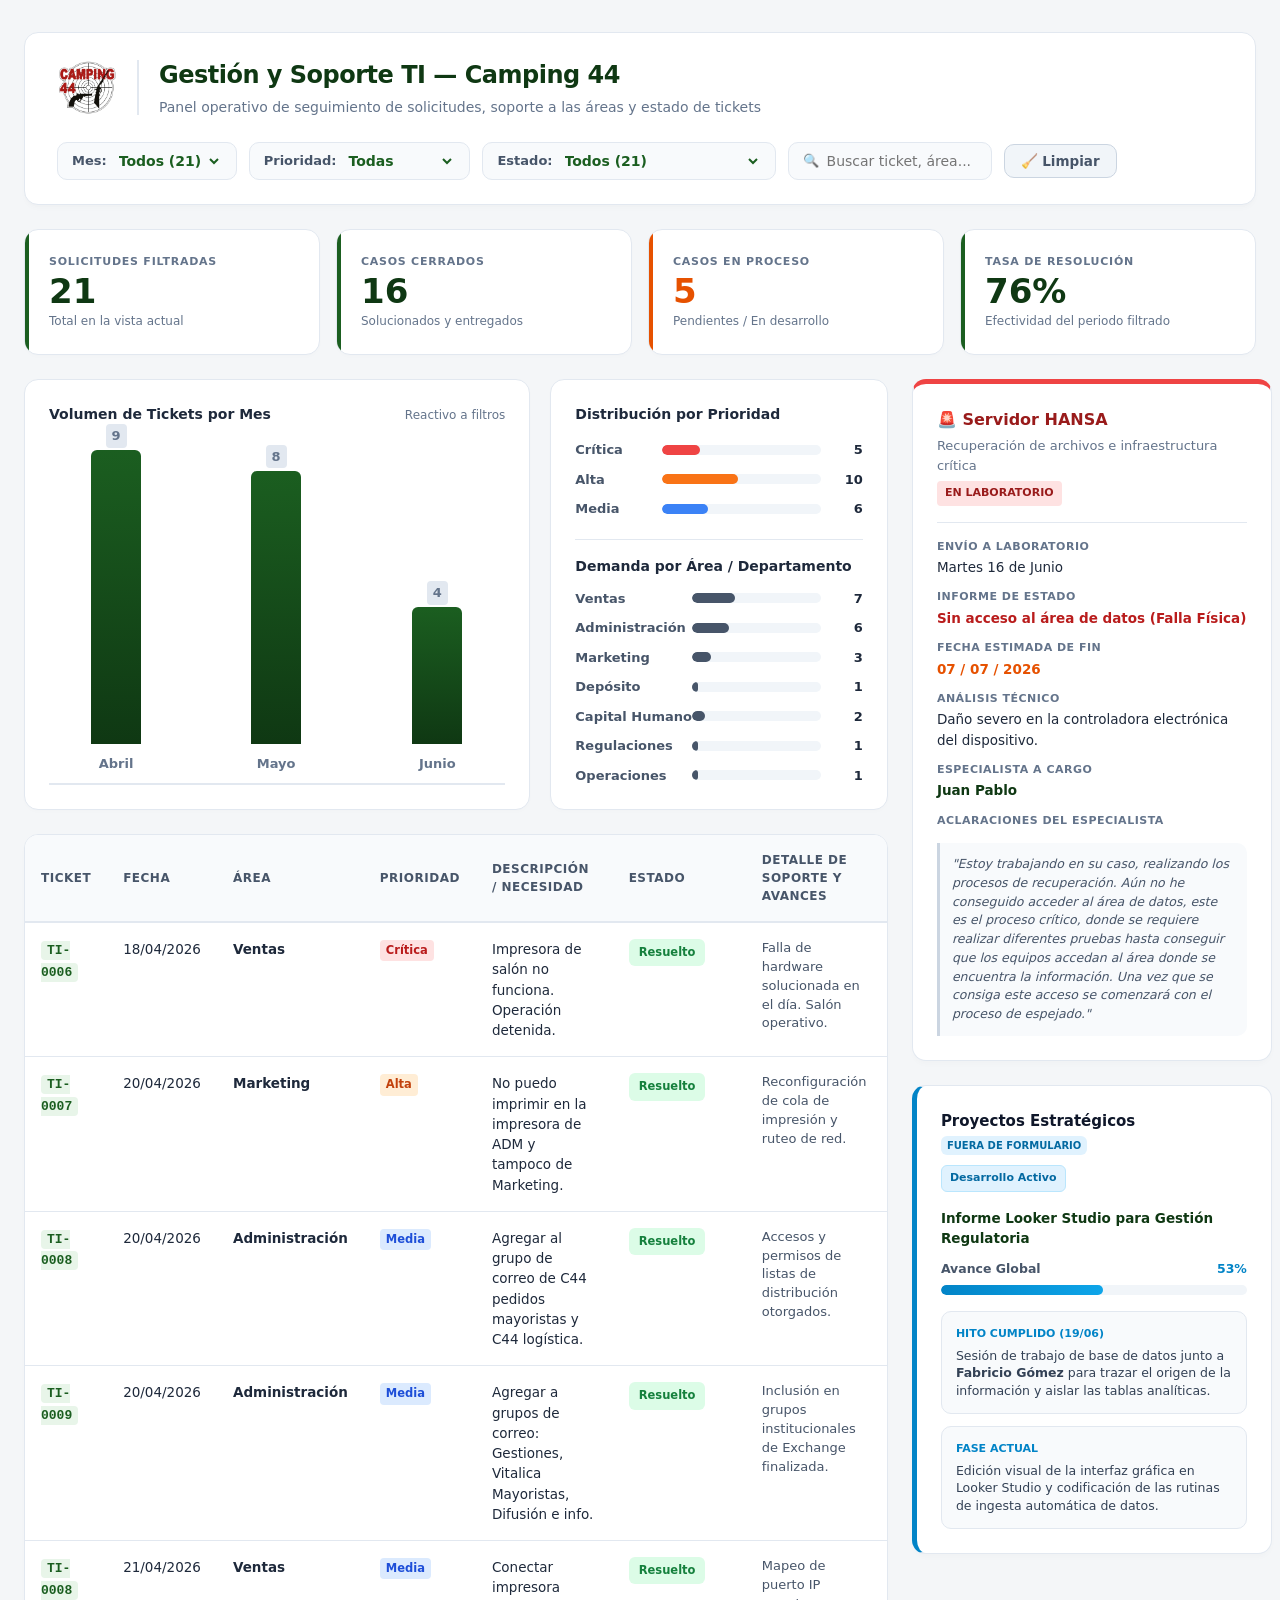
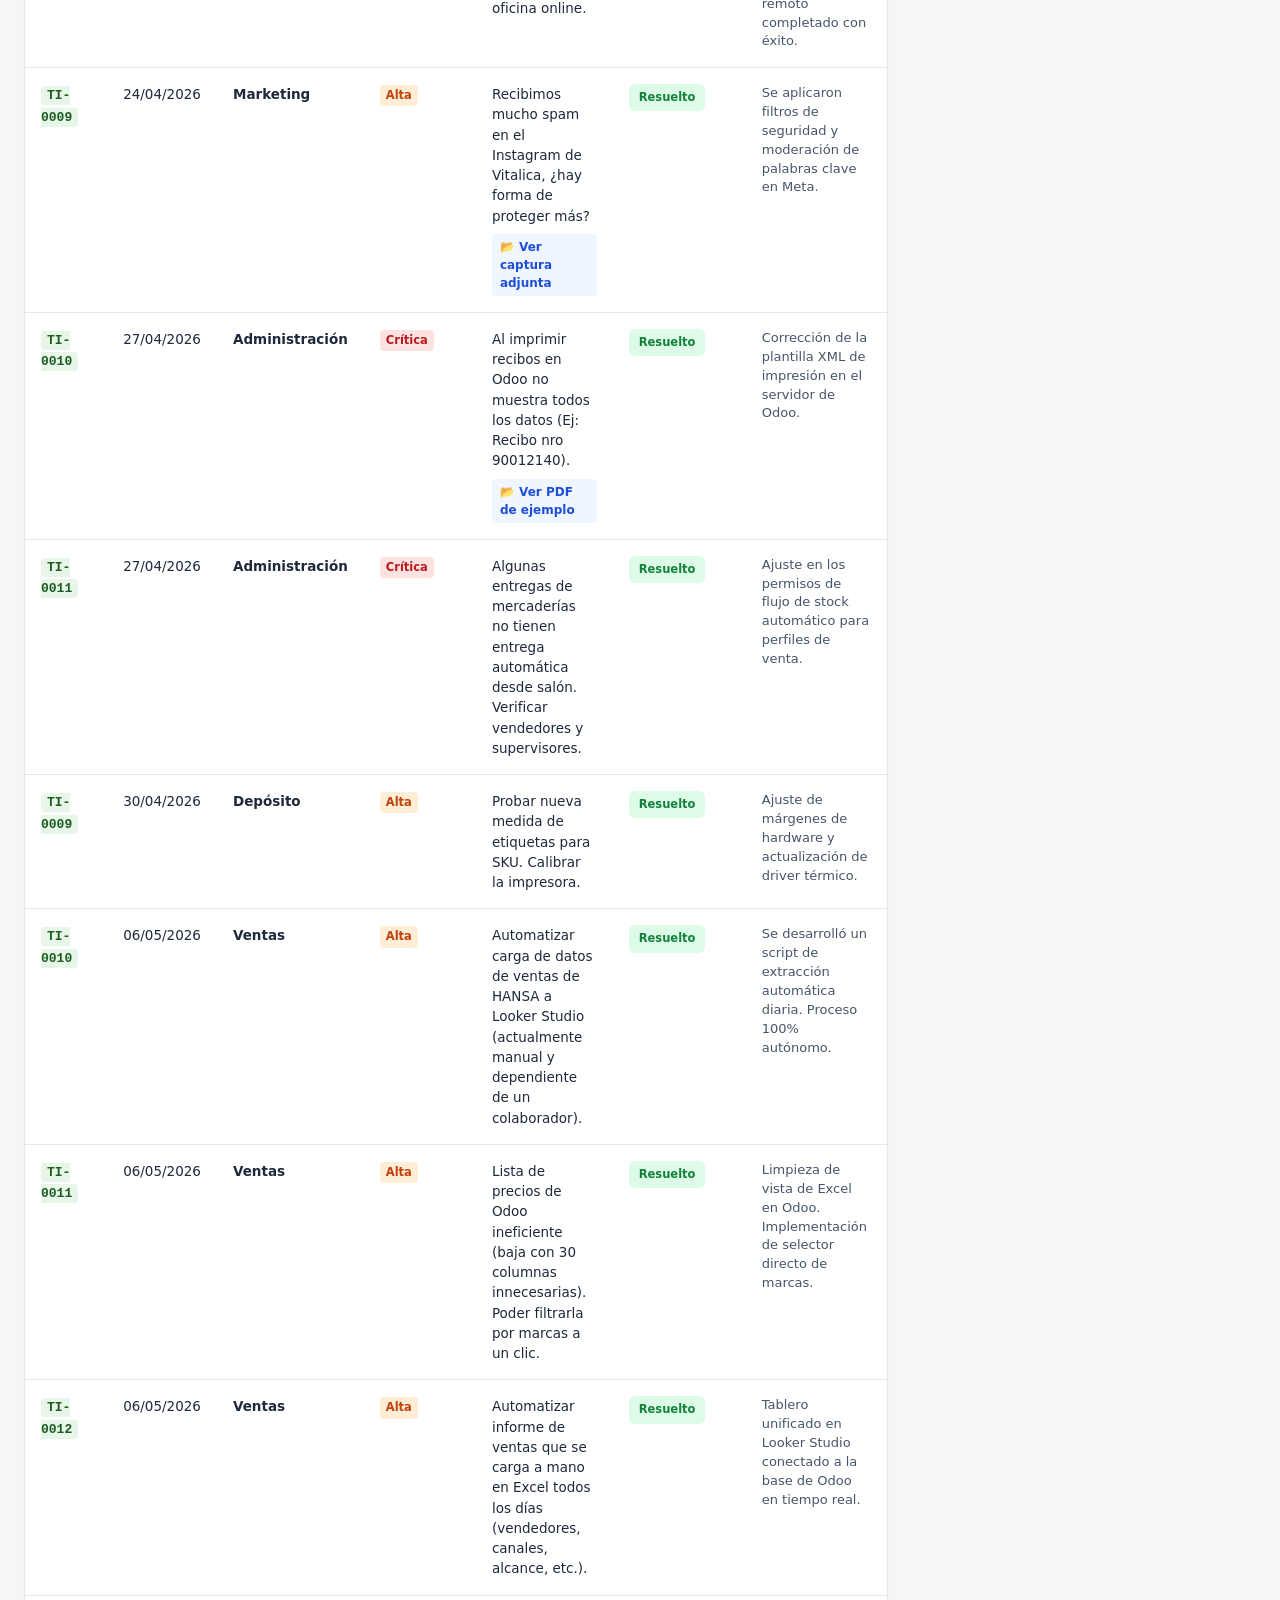
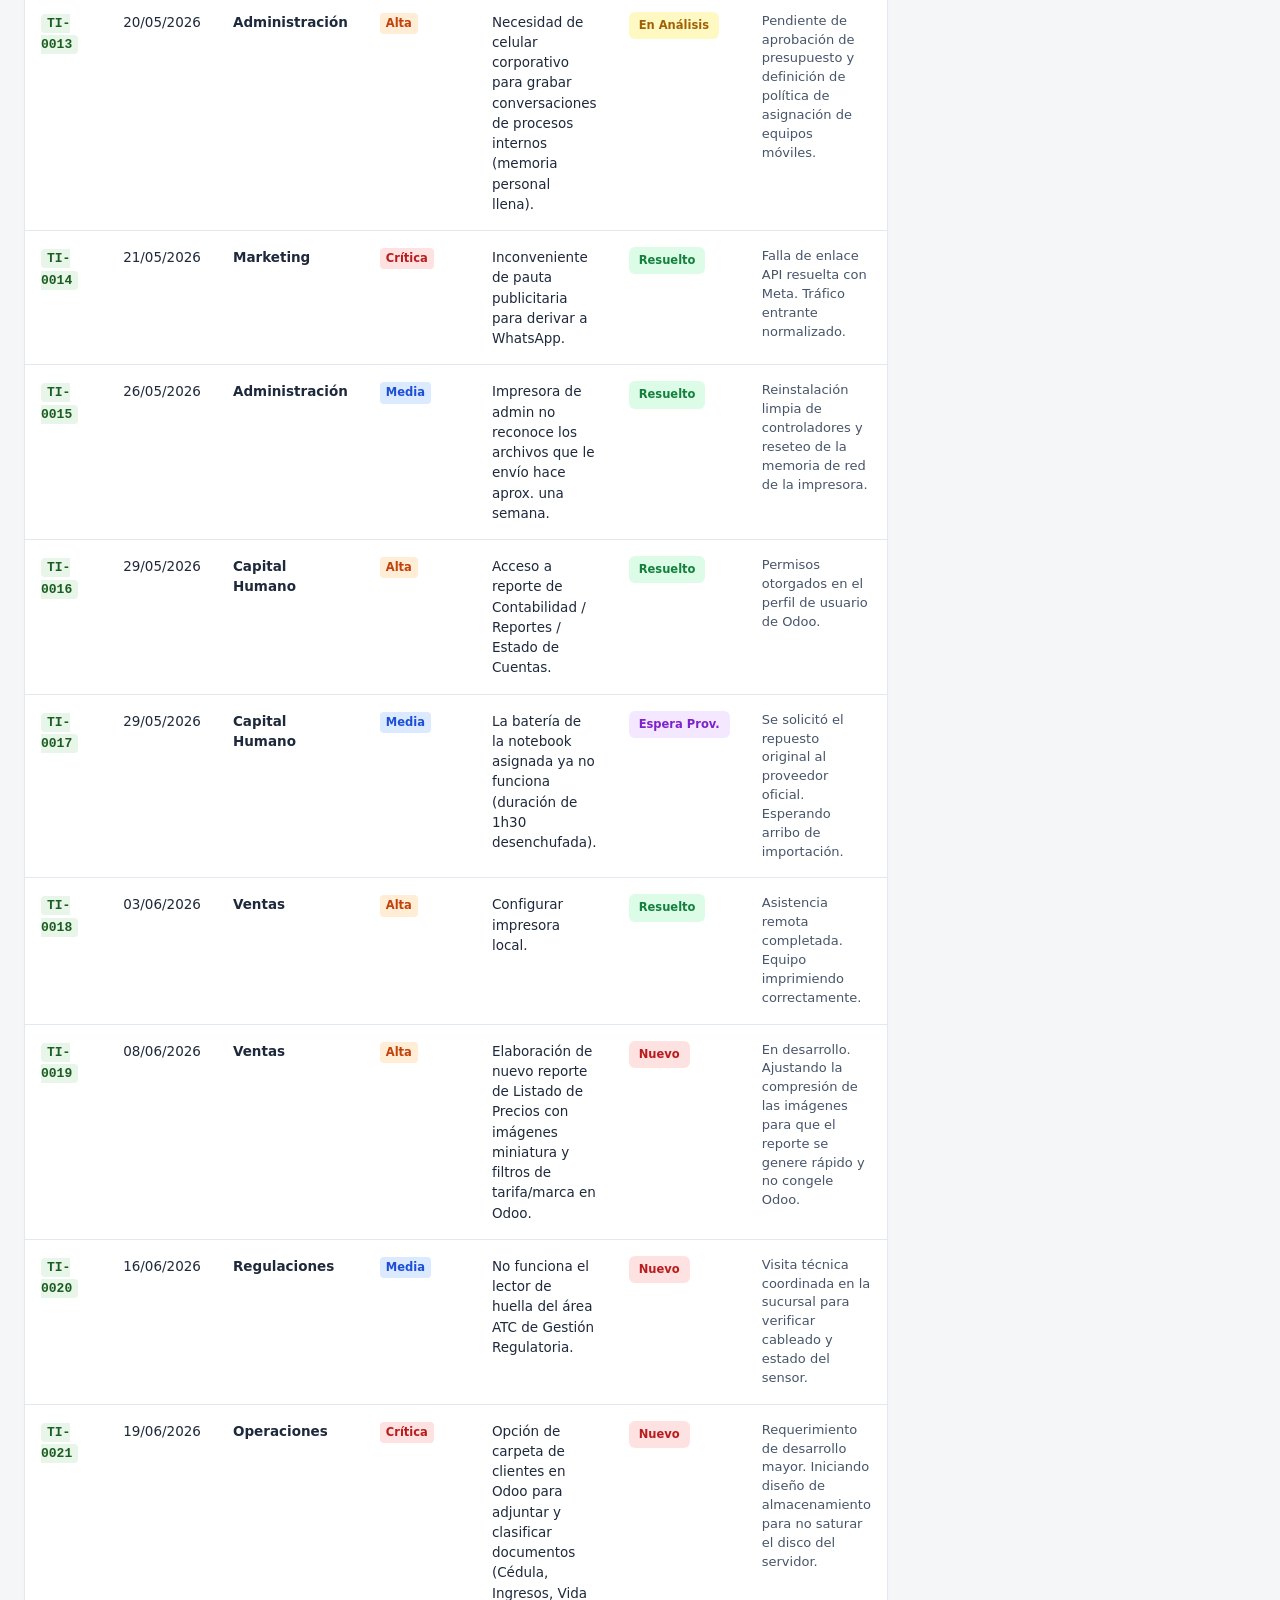
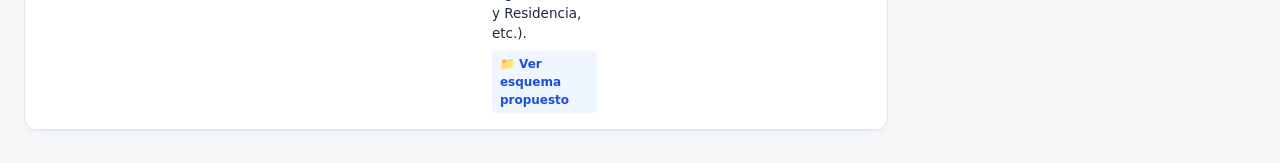
<file: index.html>
<!DOCTYPE html>
<html lang="es">
<head>
    <meta charset="UTF-8">
    <meta name="viewport" content="width=device-width, initial-scale=1.0">
    <title>Gestión y Soporte TI — Camping 44</title>
    <style>
        :root {
            --bg-page: #f4f6f8;
            --bg-surface: #ffffff;
            --text-main: #1e293b;
            --text-muted: #64748b;
            --c44-green: #1b5e20;
            --c44-green-dark: #0f3813;
            --c44-green-light: #e8f5e9;
            --c44-orange: #e65100;
            --c44-orange-light: #fff3e0;
            --border-color: #e2e8f0;
            --radius-lg: 14px;
            --radius-md: 10px;
            --radius-sm: 6px;
            --transition: all 0.2s ease-in-out;
            
            /* Badges de estado modernos */
            --b-resuelto-bg: #dcfce7; --b-resuelto-txt: #15803d;
            --b-analisis-bg: #fef9c3; --b-analisis-txt: #a16207;
            --b-espera-bg: #f3e8ff;   --b-espera-txt: #7e22ce;
            --b-nuevo-bg: #fee2e2;    --b-nuevo-txt: #b91c1c;
        }

        * {
            box-sizing: border-box;
            margin: 0;
            padding: 0;
            font-family: system-ui, -apple-system, BlinkMacSystemFont, 'Segoe UI', Roboto, Helvetica, Arial, sans-serif;
        }

        body {
            background-color: var(--bg-page);
            color: var(--text-main);
            padding: 32px 24px;
            line-height: 1.5;
            -webkit-font-smoothing: antialiased;
        }

        .dashboard {
            max-width: 1600px;
            margin: 0 auto;
        }

        /* HEADER & LOGO PANEL */
        .header-panel {
            background-color: var(--bg-surface);
            border: 1px solid var(--border-color);
            border-radius: var(--radius-lg);
            padding: 24px 32px;
            margin-bottom: 24px;
            display: flex;
            flex-wrap: wrap;
            justify-content: space-between;
            align-items: center;
            gap: 24px;
            box-shadow: 0 4px 6px -1px rgba(0,0,0,0.02), 0 2px 4px -1px rgba(0,0,0,0.01);
        }

        .brand-area {
            display: flex;
            align-items: center;
            gap: 20px;
        }

        .company-logo {
            height: 55px;
            width: auto;
            object-fit: contain;
            border-right: 2px solid var(--border-color);
            padding-right: 20px;
        }

        .title-area h1 {
            font-size: 24px;
            font-weight: 700;
            color: var(--c44-green-dark);
            margin-bottom: 4px;
            letter-spacing: -0.5px;
        }

        .title-area p {
            color: var(--text-muted);
            font-size: 14px;
        }

        .controls-area {
            display: flex;
            flex-wrap: wrap;
            gap: 12px;
            align-items: center;
        }

        .control-group {
            display: flex;
            align-items: center;
            gap: 8px;
            background: #f8fafc;
            padding: 8px 14px;
            border-radius: var(--radius-md);
            border: 1px solid var(--border-color);
            transition: var(--transition);
        }

        .control-group:focus-within {
            border-color: var(--c44-green);
            box-shadow: 0 0 0 3px rgba(27, 94, 32, 0.12);
            background: var(--bg-surface);
        }

        .control-group label {
            font-size: 13px;
            font-weight: 600;
            color: #475569;
        }

        .control-group select, .control-group input {
            background: transparent;
            border: none;
            font-size: 14px;
            font-weight: 600;
            color: var(--text-main);
            outline: none;
            cursor: pointer;
        }

        .control-group select {
            color: var(--c44-green);
            padding-right: 4px;
        }

        .control-group input {
            cursor: text;
            font-weight: 400;
            width: 150px;
        }

        /* BOTÓN LIMPIAR FILTROS */
        .btn-clear {
            background: #f1f5f9;
            border: 1px solid #cbd5e1;
            color: #475569;
            padding: 8px 16px;
            border-radius: var(--radius-md);
            font-size: 13.5px;
            font-weight: 600;
            cursor: pointer;
            display: flex;
            align-items: center;
            gap: 6px;
            transition: var(--transition);
        }

        .btn-clear:hover {
            background: #e2e8f0;
            color: var(--text-main);
            border-color: #94a3b8;
        }

        /* KPIs CARDS */
        .kpi-row {
            display: grid;
            grid-template-columns: repeat(auto-fit, minmax(220px, 1fr));
            gap: 16px;
            margin-bottom: 24px;
        }

        .kpi-card {
            background-color: var(--bg-surface);
            border: 1px solid var(--border-color);
            border-radius: var(--radius-lg);
            padding: 24px;
            box-shadow: 0 2px 4px rgba(0,0,0,0.01);
            transition: var(--transition);
            position: relative;
            overflow: hidden;
        }

        .kpi-card::before {
            content: '';
            position: absolute;
            left: 0;
            top: 0;
            bottom: 0;
            width: 4px;
            background-color: var(--c44-green);
        }

        .kpi-card.orange::before { background-color: var(--c44-orange); }

        .kpi-card:hover { 
            transform: translateY(-3px); 
            box-shadow: 0 10px 15px -3px rgba(0,0,0,0.04);
        }

        .kpi-label {
            font-size: 11px;
            font-weight: 700;
            text-transform: uppercase;
            letter-spacing: 0.75px;
            color: var(--text-muted);
        }

        .kpi-num {
            font-size: 34px;
            font-weight: 800;
            color: var(--c44-green-dark);
            margin: 4px 0;
            line-height: 1;
        }

        .kpi-card.orange .kpi-num { color: var(--c44-orange); }

        .kpi-sub { font-size: 12px; color: var(--text-muted); }

        /* WORKSPACE LAYOUT (2 COLUMNAS) */
        .workspace-layout {
            display: grid;
            grid-template-columns: 1fr 360px;
            gap: 24px;
            align-items: start;
        }

        @media(max-width: 1200px) {
            .workspace-layout { grid-template-columns: 1fr; }
        }

        .main-content-flow {
            display: flex;
            flex-direction: column;
            gap: 24px;
        }

        /* GRÁFICOS VISUALES PURE CSS */
        .visual-summary-grid {
            display: grid;
            grid-template-columns: 3fr 2fr;
            gap: 20px;
        }

        @media(max-width: 768px) {
            .visual-summary-grid { grid-template-columns: 1fr; }
        }

        .chart-box {
            background-color: var(--bg-surface);
            border: 1px solid var(--border-color);
            border-radius: var(--radius-lg);
            padding: 24px;
            box-shadow: 0 2px 4px rgba(0,0,0,0.01);
            display: flex;
            flex-direction: column;
        }

        .chart-header {
            font-size: 14px;
            font-weight: 700;
            color: var(--text-main);
            display: flex;
            justify-content: space-between;
            align-items: center;
            margin-bottom: 15px;
        }

        .css-bar-chart {
            display: flex;
            align-items: flex-end;
            justify-content: space-around;
            height: 140px;
            padding-bottom: 10px;
            border-bottom: 2px solid #e2e8f0;
            gap: 24px;
            flex-grow: 1;
            margin-top: 10px;
        }

        .bar-item {
            display: flex;
            flex-direction: column;
            align-items: center;
            gap: 10px;
            flex-grow: 1;
            height: 100%;
            justify-content: flex-end;
        }

        .bar {
            width: 100%;
            max-width: 50px;
            background-color: #cbd5e1;
            border-radius: 6px 6px 0 0;
            transition: height 0.4s cubic-bezier(0.4, 0, 0.2, 1), background-color 0.3s ease;
            position: relative;
            display: flex;
            justify-content: center;
        }

        .bar.active { 
            background: linear-gradient(180deg, var(--c44-green) 0%, var(--c44-green-dark) 100%); 
        }

        .bar-val {
            position: absolute;
            top: -26px;
            font-size: 12px;
            font-weight: 700;
            color: var(--text-main);
            background: #e2e8f0;
            padding: 2px 6px;
            border-radius: 4px;
        }

        .bar-item span {
            font-size: 13px;
            font-weight: 600;
            color: var(--text-muted);
        }

        /* ELEMENTOS REUTILIZABLES PARA LISTAS DE GRÁFICOS (PRIORIDAD Y ÁREAS) */
        .priority-list, .area-summary-list {
            display: flex;
            flex-direction: column;
            gap: 10px;
            justify-content: center;
            flex-grow: 1;
        }

        .p-row {
            display: flex;
            align-items: center;
            gap: 12px;
        }

        .p-name { width: 75px; font-size: 13px; font-weight: 600; color: #475569; white-space: nowrap;}
        .p-name.wide-label { width: 105px; } /* Espacio extra para nombres de depto largos */

        .p-track { flex-grow: 1; height: 10px; background: #f1f5f9; border-radius: 6px; overflow: hidden; }
        .p-fill { height: 100%; border-radius: 6px; transition: width 0.4s ease-out; }
        
        .p-fill.critica { background: #ef4444; }
        .p-fill.alta { background: #f97316; }
        .p-fill.media { background: #3b82f6; }
        .p-fill.area-bar { background: #475569; } /* Color corporativo neutral para áreas */

        .p-count { font-size: 13px; font-weight: 700; width: 30px; text-align: right; color: var(--text-main); }

        /* TABLA PRINCIPAL */
        .table-panel {
            background-color: var(--bg-surface);
            border: 1px solid var(--border-color);
            border-radius: var(--radius-lg);
            overflow: hidden;
            box-shadow: 0 4px 6px -1px rgba(0,0,0,0.02);
        }

        .table-wrap { overflow-x: auto; }

        table {
            width: 100%;
            border-collapse: collapse;
            text-align: left;
        }

        th {
            background-color: #f8fafc;
            color: #475569;
            font-size: 12px;
            font-weight: 700;
            text-transform: uppercase;
            letter-spacing: 0.5px;
            padding: 16px;
            border-bottom: 2px solid var(--border-color);
        }

        td {
            padding: 16px;
            border-bottom: 1px solid var(--border-color);
            font-size: 13.5px;
            vertical-align: top;
        }

        tr.t-row { transition: var(--transition); }
        tr.t-row:hover { background-color: #f8fafc; }

        .ticket-num { 
            font-weight: 700; 
            font-family: 'Courier New', Courier, monospace; 
            font-size: 13px; 
            color: var(--c44-green);
            background: var(--c44-green-light);
            padding: 2px 6px;
            border-radius: 4px;
        }
        
        .p-pill { font-weight: 700; font-size: 11.5px; padding: 2px 6px; border-radius: 4px; display: inline-block;}
        .p-pill.Crítica { color: #b91c1c; background: #fee2e2; }
        .p-pill.Alta { color: #c2410c; background: #ffedd5; }
        .p-pill.Media { color: #1d4ed8; background: #dbeafe; }

        .status-pill {
            display: inline-block;
            padding: 5px 10px;
            border-radius: var(--radius-sm);
            font-size: 11.5px;
            font-weight: 600;
            text-align: center;
            white-space: nowrap;
        }
        .status-pill.Resuelto { background: var(--b-resuelto-bg); color: var(--b-resuelto-txt); }
        .status-pill.En_análisis { background: var(--b-analisis-bg); color: var(--b-analisis-txt); }
        .status-pill.Espera_prov { background: var(--b-espera-bg); color: var(--b-espera-txt); }
        .status-pill.Nuevo { background: var(--b-nuevo-bg); color: var(--b-nuevo-txt); }

        .adjunto-link {
            display: inline-flex;
            align-items: center;
            gap: 4px;
            margin-top: 8px;
            font-size: 12px;
            font-weight: 600;
            color: #1d4ed8;
            text-decoration: none;
            background: #eff6ff;
            padding: 4px 8px;
            border-radius: 4px;
            transition: var(--transition);
        }
        .adjunto-link:hover { background: #dbeafe; text-decoration: underline; }

        .obs-text { color: #475569; font-size: 13px; line-height: 1.45; }

        /* COLUMNA DERECHA (SIDEBAR FLOW) */
        .sidebar-area {
            display: flex;
            flex-direction: column;
            gap: 24px;
            position: sticky;
            top: 24px;
        }

        /* SIDEBAR PANEL 1: HANSA */
        .sidebar-panel {
            background-color: var(--bg-surface);
            border: 1px solid var(--border-color);
            border-top: 5px solid #ef4444;
            border-radius: var(--radius-lg);
            padding: 24px;
            box-shadow: 0 4px 6px -1px rgba(0,0,0,0.02);
        }

        .sidebar-header { margin-bottom: 16px; }

        .sidebar-title {
            font-size: 16px;
            font-weight: 700;
            color: #991b1b;
            margin-bottom: 4px;
            display: flex;
            align-items: center;
            gap: 8px;
        }

        .sidebar-subtitle { font-size: 13px; color: var(--text-muted); }

        .hansa-status-badge {
            display: inline-block;
            background: #fee2e2;
            color: #991b1b;
            padding: 4px 8px;
            border-radius: 4px;
            font-size: 11px;
            font-weight: 700;
            text-transform: uppercase;
            margin-top: 6px;
        }

        .info-block {
            display: flex;
            flex-direction: column;
            gap: 12px;
            border-top: 1px solid var(--border-color);
            padding-top: 16px;
        }

        .info-item { display: flex; flex-direction: column; }

        .info-label {
            font-size: 11px;
            font-weight: 700;
            text-transform: uppercase;
            color: var(--text-muted);
            letter-spacing: 0.5px;
            margin-bottom: 2px;
        }

        .info-val { font-size: 13.5px; color: var(--text-main); font-weight: 500; }
        .info-val.alert-text { color: #b91c1c; font-weight: 600; }

        .tech-quote-box {
            margin-top: 12px;
            background-color: #f8fafc;
            border-left: 3px solid #cbd5e1;
            padding: 12px;
            border-radius: 0 var(--radius-md) var(--radius-md) 0;
        }

        .tech-quote-text { font-size: 12.5px; color: #475569; font-style: italic; line-height: 1.5; }

        /* SIDEBAR PANEL 2: PROYECTOS ESTRATÉGICOS */
        .extra-panel {
            background-color: var(--bg-surface);
            border: 1px solid var(--border-color);
            border-left: 5px solid #0284c7;
            border-radius: var(--radius-lg);
            padding: 24px;
            box-shadow: 0 4px 6px -1px rgba(0,0,0,0.02);
        }

        .extra-header {
            display: flex;
            justify-content: space-between;
            align-items: center;
            margin-bottom: 16px;
            flex-wrap: wrap;
            gap: 10px;
        }

        .extra-title-group {
            display: flex;
            flex-direction: column;
            gap: 4px;
        }

        .extra-title {
            font-size: 15px;
            font-weight: 700;
            color: #0f172a;
        }

        .tag-extra {
            align-self: flex-start;
            background: #e0f2fe;
            color: #0369a1;
            font-size: 10px;
            font-weight: 700;
            padding: 2px 6px;
            border-radius: var(--radius-sm);
            text-transform: uppercase;
            width: fit-content;
        }

        .progress-container { margin-top: 12px; margin-bottom: 16px; }

        .progress-labels {
            display: flex;
            justify-content: space-between;
            font-size: 12.5px;
            font-weight: 600;
            color: #475569;
            margin-bottom: 6px;
        }

        .progress-bar-track {
            width: 100%;
            height: 10px;
            background-color: #f1f5f9;
            border-radius: 6px;
            overflow: hidden;
        }

        .progress-bar-fill {
            height: 100%;
            background: linear-gradient(90deg, #0284c7, #0ea5e9);
            width: 53%;
            border-radius: 6px;
        }

        .extra-grid {
            display: flex;
            flex-direction: column;
            gap: 12px;
        }

        .extra-card {
            background-color: #f8fafc;
            border: 1px solid #e2e8f0;
            padding: 14px;
            border-radius: var(--radius-md);
        }

        .extra-card-title {
            font-size: 11px;
            font-weight: 700;
            color: #0284c7;
            text-transform: uppercase;
            margin-bottom: 4px;
        }
    </style>
</head>
<body>

    <div class="dashboard">
        
        <div class="header-panel">
            <div class="brand-area">
                <img src="LOGOC44.png" alt="Logo Camping 44" class="company-logo" onerror="this.style.opacity='0'; this.style.width='0'; this.style.padding='0'; this.style.margin='0'; this.style.border='none';">
                <div class="title-area">
                    <h1>Gestión y Soporte TI — Camping 44</h1>
                    <p>Panel operativo de seguimiento de solicitudes, soporte a las áreas y estado de tickets</p>
                </div>
            </div>
            
            <div class="controls-area">
                <div class="control-group">
                    <label for="filterMonth">Mes:</label>
                    <select id="filterMonth">
                        <option value="all">Todos (21)</option>
                        <option value="4">Abril (9)</option>
                        <option value="5">Mayo (8)</option>
                        <option value="6">Junio (4)</option>
                    </select>
                </div>
                <div class="control-group">
                    <label for="filterPriority">Prioridad:</label>
                    <select id="filterPriority">
                        <option value="all">Todas</option>
                        <option value="Crítica">Críticas (6)</option>
                        <option value="Alta">Altas (10)</option>
                        <option value="Media">Medias (5)</option>
                    </select>
                </div>
                <div class="control-group">
                    <label for="filterStatus">Estado:</label>
                    <select id="filterStatus">
                        <option value="all">Todos (21)</option>
                        <option value="Resuelto">Resuelto (16)</option>
                        <option value="Pendiente">Pendiente [Global] (5)</option>
                        <option value="En_análisis">↳ En Análisis (1)</option>
                        <option value="Espera_prov">↳ Espera Prov. (1)</option>
                        <option value="Nuevo">↳ Nuevo (3)</option>
                    </select>
                </div>
                <div class="control-group">
                    <label for="filterSearch">🔍</label>
                    <input type="text" id="filterSearch" placeholder="Buscar ticket, área...">
                </div>
                <button type="button" id="btnClearFilters" class="btn-clear" title="Restablecer todos los filtros y búsqueda">🧹 Limpiar</button>
            </div>
        </div>

        <div class="kpi-row">
            <div class="kpi-card">
                <div class="kpi-label">Solicitudes Filtradas</div>
                <div class="kpi-num" id="kpi-total">21</div>
                <div class="kpi-sub">Total en la vista actual</div>
            </div>
            <div class="kpi-card">
                <div class="kpi-label">Casos Cerrados</div>
                <div class="kpi-num" id="kpi-resueltos">16</div>
                <div class="kpi-sub">Solucionados y entregados</div>
            </div>
            <div class="kpi-card orange">
                <div class="kpi-label">Casos en Proceso</div>
                <div class="kpi-num" id="kpi-pendientes">5</div>
                <div class="kpi-sub">Pendientes / En desarrollo</div>
            </div>
            <div class="kpi-card">
                <div class="kpi-label">Tasa de Resolución</div>
                <div class="kpi-num" id="kpi-tasa">76%</div>
                <div class="kpi-sub">Efectividad del periodo filtrado</div>
            </div>
        </div>

        <div class="workspace-layout">
            
            <div class="main-content-flow">
                
                <div class="visual-summary-grid">
                    <div class="chart-box">
                        <div class="chart-header">
                            <span>Volumen de Tickets por Mes</span>
                            <span style="font-weight:400; font-size:12px; color:var(--text-muted);">Reactivo a filtros</span>
                        </div>
                        <div class="css-bar-chart">
                            <div class="bar-item">
                                <div class="bar active" style="height: 90%;" id="bar-4">
                                    <span class="bar-val" id="val-bar-4">9</span>
                                </div>
                                <span>Abril</span>
                            </div>
                            <div class="bar-item">
                                <div class="bar active" style="height: 80%;" id="bar-5">
                                    <span class="bar-val" id="val-bar-5">8</span>
                                </div>
                                <span>Mayo</span>
                            </div>
                            <div class="bar-item">
                                <div class="bar active" style="height: 40%;" id="bar-6">
                                    <span class="bar-val" id="val-bar-6">4</span>
                                </div>
                                <span>Junio</span>
                            </div>
                        </div>
                    </div>

                    <div class="chart-box">
                        <div class="chart-header">Distribución por Prioridad</div>
                        <div class="priority-list" style="margin-bottom: 20px;">
                            <div class="p-row">
                                <span class="p-name">Crítica</span>
                                <div class="p-track"><div class="p-fill critica" id="fill-critica" style="width: 28.5%;"></div></div>
                                <span class="p-count" id="count-critica">6</span>
                            </div>
                            <div class="p-row">
                                <span class="p-name">Alta</span>
                                <div class="p-track"><div class="p-fill alta" id="fill-alta" style="width: 47.6%;"></div></div>
                                <span class="p-count" id="count-alta">10</span>
                            </div>
                            <div class="p-row">
                                <span class="p-name">Media</span>
                                <div class="p-track"><div class="p-fill media" id="fill-media" style="width: 23.8%;"></div></div>
                                <span class="p-count" id="count-media">5</span>
                            </div>
                        </div>

                        <div class="chart-header" style="border-top: 1px solid var(--border-color); padding-top: 16px; margin-bottom: 12px;">
                            <span>Demanda por Área / Departamento</span>
                        </div>
                        <div class="area-summary-list">
                            <div class="p-row">
                                <span class="p-name wide-label">Ventas</span>
                                <div class="p-track"><div class="p-fill area-bar" id="fill-area-ventas"></div></div>
                                <span class="p-count" id="count-area-ventas">0</span>
                            </div>
                            <div class="p-row">
                                <span class="p-name wide-label">Administración</span>
                                <div class="p-track"><div class="p-fill area-bar" id="fill-area-admin"></div></div>
                                <span class="p-count" id="count-area-admin">0</span>
                            </div>
                            <div class="p-row">
                                <span class="p-name wide-label">Marketing</span>
                                <div class="p-track"><div class="p-fill area-bar" id="fill-area-marketing"></div></div>
                                <span class="p-count" id="count-area-marketing">0</span>
                            </div>
                            <div class="p-row">
                                <span class="p-name wide-label">Depósito</span>
                                <div class="p-track"><div class="p-fill area-bar" id="fill-area-deposito"></div></div>
                                <span class="p-count" id="count-area-deposito">0</span>
                            </div>
                            <div class="p-row">
                                <span class="p-name wide-label">Capital Humano</span>
                                <div class="p-track"><div class="p-fill area-bar" id="fill-area-ch"></div></div>
                                <span class="p-count" id="count-area-ch">0</span>
                            </div>
                            <div class="p-row">
                                <span class="p-name wide-label">Regulaciones</span>
                                <div class="p-track"><div class="p-fill area-bar" id="fill-area-reg"></div></div>
                                <span class="p-count" id="count-area-reg">0</span>
                            </div>
                            <div class="p-row">
                                <span class="p-name wide-label">Operaciones</span>
                                <div class="p-track"><div class="p-fill area-bar" id="fill-area-ops"></div></div>
                                <span class="p-count" id="count-area-ops">0</span>
                            </div>
                        </div>
                    </div>
                </div>

                <div class="table-panel">
                    <div class="table-wrap">
                        <table>
                            <thead>
                                <tr>
                                    <th style="width: 8%;">Ticket</th>
                                    <th style="width: 10%;">Fecha</th>
                                    <th style="width: 12%;">Área</th>
                                    <th style="width: 10%;">Prioridad</th>
                                    <th style="width: 28%;">Descripción / Necesidad</th>
                                    <th style="width: 12%;">Estado</th>
                                    <th style="width: 20%;">Detalle de Soporte y Avances</th>
                                </tr>
                            </thead>
                            <tbody id="ticketBody">
                                
                                <tr class="t-row" data-month="4" data-priority="Crítica" data-status="Resuelto" data-area="Ventas">
                                    <td><span class="ticket-num">TI-0006</span></td>
                                    <td>18/04/2026</td>
                                    <td><strong>Ventas</strong></td>
                                    <td><span class="p-pill Crítica">Crítica</span></td>
                                    <td>Impresora de salón no funciona. Operación detenida.</td>
                                    <td><span class="status-pill Resuelto">Resuelto</span></td>
                                    <td class="obs-text">Falla de hardware solucionada en el día. Salón operativo.</td>
                                </tr>
                                <tr class="t-row" data-month="4" data-priority="Alta" data-status="Resuelto" data-area="Marketing">
                                    <td><span class="ticket-num">TI-0007</span></td>
                                    <td>20/04/2026</td>
                                    <td><strong>Marketing</strong></td>
                                    <td><span class="p-pill Alta">Alta</span></td>
                                    <td>No puedo imprimir en la impresora de ADM y tampoco de Marketing.</td>
                                    <td><span class="status-pill Resuelto">Resuelto</span></td>
                                    <td class="obs-text">Reconfiguración de cola de impresión y ruteo de red.</td>
                                </tr>
                                <tr class="t-row" data-month="4" data-priority="Media" data-status="Resuelto" data-area="Administración">
                                    <td><span class="ticket-num">TI-0008</span></td>
                                    <td>20/04/2026</td>
                                    <td><strong>Administración</strong></td>
                                    <td><span class="p-pill Media">Media</span></td>
                                    <td>Agregar al grupo de correo de C44 pedidos mayoristas y C44 logística.</td>
                                    <td><span class="status-pill Resuelto">Resuelto</span></td>
                                    <td class="obs-text">Accesos y permisos de listas de distribución otorgados.</td>
                                </tr>
                                <tr class="t-row" data-month="4" data-priority="Media" data-status="Resuelto" data-area="Administración">
                                    <td><span class="ticket-num">TI-0009</span></td>
                                    <td>20/04/2026</td>
                                    <td><strong>Administración</strong></td>
                                    <td><span class="p-pill Media">Media</span></td>
                                    <td>Agregar a grupos de correo: Gestiones, Vitalica Mayoristas, Difusión e info.</td>
                                    <td><span class="status-pill Resuelto">Resuelto</span></td>
                                    <td class="obs-text">Inclusión en grupos institucionales de Exchange finalizada.</td>
                                </tr>
                                <tr class="t-row" data-month="4" data-priority="Media" data-status="Resuelto" data-area="Ventas">
                                    <td><span class="ticket-num">TI-0008</span></td>
                                    <td>21/04/2026</td>
                                    <td><strong>Ventas</strong></td>
                                    <td><span class="p-pill Media">Media</span></td>
                                    <td>Conectar impresora oficina online.</td>
                                    <td><span class="status-pill Resuelto">Resuelto</span></td>
                                    <td class="obs-text">Mapeo de puerto IP remoto completado con éxito.</td>
                                </tr>
                                <tr class="t-row" data-month="4" data-priority="Alta" data-status="Resuelto" data-area="Marketing">
                                    <td><span class="ticket-num">TI-0009</span></td>
                                    <td>24/04/2026</td>
                                    <td><strong>Marketing</strong></td>
                                    <td><span class="p-pill Alta">Alta</span></td>
                                    <td>Recibimos mucho spam en el Instagram de Vitalica, ¿hay forma de proteger más?<br>
                                        <a href="https://drive.google.com/open?id=1gbIuT30EDHmBCOm1RsUqvtlZFm7BHvAC" target="_blank" class="adjunto-link">📂 Ver captura adjunta</a>
                                    </td>
                                    <td><span class="status-pill Resuelto">Resuelto</span></td>
                                    <td class="obs-text">Se aplicaron filtros de seguridad y moderación de palabras clave en Meta.</td>
                                        </tr>
                                <tr class="t-row" data-month="4" data-priority="Crítica" data-status="Resuelto" data-area="Administración">
                                    <td><span class="ticket-num">TI-0010</span></td>
                                    <td>27/04/2026</td>
                                    <td><strong>Administración</strong></td>
                                    <td><span class="p-pill Crítica">Crítica</span></td>
                                    <td>Al imprimir recibos en Odoo no muestra todos los datos (Ej: Recibo nro 90012140).<br>
                                        <a href="https://drive.google.com/open?id=1xT5t-LWXdsw1trDzY4pkjkQ2ZZul03IY" target="_blank" class="adjunto-link">📂 Ver PDF de ejemplo</a>
                                    </td>
                                    <td><span class="status-pill Resuelto">Resuelto</span></td>
                                    <td class="obs-text">Corrección de la plantilla XML de impresión en el servidor de Odoo.</td>
                                </tr>
                                <tr class="t-row" data-month="4" data-priority="Crítica" data-status="Resuelto" data-area="Administración">
                                    <td><span class="ticket-num">TI-0011</span></td>
                                    <td>27/04/2026</td>
                                    <td><strong>Administración</strong></td>
                                    <td><span class="p-pill Crítica">Crítica</span></td>
                                    <td>Algunas entregas de mercaderías no tienen entrega automática desde salón. Verificar vendedores y supervisores.</td>
                                    <td><span class="status-pill Resuelto">Resuelto</span></td>
                                    <td class="obs-text">Ajuste en los permisos de flujo de stock automático para perfiles de venta.</td>
                                </tr>
                                <tr class="t-row" data-month="4" data-priority="Alta" data-status="Resuelto" data-area="Depósito">
                                    <td><span class="ticket-num">TI-0009</span></td>
                                    <td>30/04/2026</td>
                                    <td><strong>Depósito</strong></td>
                                    <td><span class="p-pill Alta">Alta</span></td>
                                    <td>Probar nueva medida de etiquetas para SKU. Calibrar la impresora.</td>
                                    <td><span class="status-pill Resuelto">Resuelto</span></td>
                                    <td class="obs-text">Ajuste de márgenes de hardware y actualización de driver térmico.</td>
                                </tr>

                                <tr class="t-row" data-month="5" data-priority="Alta" data-status="Resuelto" data-area="Ventas">
                                    <td><span class="ticket-num">TI-0010</span></td>
                                    <td>06/05/2026</td>
                                    <td><strong>Ventas</strong></td>
                                    <td><span class="p-pill Alta">Alta</span></td>
                                    <td>Automatizar carga de datos de ventas de HANSA a Looker Studio (actualmente manual y dependiente de un colaborador).</td>
                                    <td><span class="status-pill Resuelto">Resuelto</span></td>
                                    <td class="obs-text">Se desarrolló un script de extracción automática diaria. Proceso 100% autónomo.</td>
                                </tr>
                                <tr class="t-row" data-month="5" data-priority="Alta" data-status="Resuelto" data-area="Ventas">
                                    <td><span class="ticket-num">TI-0011</span></td>
                                    <td>06/05/2026</td>
                                    <td><strong>Ventas</strong></td>
                                    <td><span class="p-pill Alta">Alta</span></td>
                                    <td>Lista de precios de Odoo ineficiente (baja con 30 columnas innecesarias). Poder filtrarla por marcas a un clic.</td>
                                    <td><span class="status-pill Resuelto">Resuelto</span></td>
                                    <td class="obs-text">Limpieza de vista de Excel en Odoo. Implementación de selector directo de marcas.</td>
                                </tr>
                                <tr class="t-row" data-month="5" data-priority="Alta" data-status="Resuelto" data-area="Ventas">
                                    <td><span class="ticket-num">TI-0012</span></td>
                                    <td>06/05/2026</td>
                                    <td><strong>Ventas</strong></td>
                                    <td><span class="p-pill Alta">Alta</span></td>
                                    <td>Automatizar informe de ventas que se carga a mano en Excel todos los días (vendedores, canales, alcance, etc.).</td>
                                    <td><span class="status-pill Resuelto">Resuelto</span></td>
                                    <td class="obs-text">Tablero unificado en Looker Studio conectado a la base de Odoo en tiempo real.</td>
                                </tr>
                                <tr class="t-row" data-month="5" data-priority="Alta" data-status="En_análisis" data-area="Administración">
                                    <td><span class="ticket-num">TI-0013</span></td>
                                    <td>20/05/2026</td>
                                    <td><strong>Administración</strong></td>
                                    <td><span class="p-pill Alta">Alta</span></td>
                                    <td>Necesidad de celular corporativo para grabar conversaciones de procesos internos (memoria personal llena).</td>
                                    <td><span class="status-pill En_análisis">En Análisis</span></td>
                                    <td class="obs-text">Pendiente de aprobación de presupuesto y definición de política de asignación de equipos móviles.</td>
                                </tr>
                                <tr class="t-row" data-month="5" data-priority="Crítica" data-status="Resuelto" data-area="Marketing">
                                    <td><span class="ticket-num">TI-0014</span></td>
                                    <td>21/05/2026</td>
                                    <td><strong>Marketing</strong></td>
                                    <td><span class="p-pill Crítica">Crítica</span></td>
                                    <td>Inconveniente de pauta publicitaria para derivar a WhatsApp.</td>
                                    <td><span class="status-pill Resuelto">Resuelto</span></td>
                                    <td class="obs-text">Falla de enlace API resuelta con Meta. Tráfico entrante normalizado.</td>
                                </tr>
                                <tr class="t-row" data-month="5" data-priority="Media" data-status="Resuelto" data-area="Administración">
                                    <td><span class="ticket-num">TI-0015</span></td>
                                    <td>26/05/2026</td>
                                    <td><strong>Administración</strong></td>
                                    <td><span class="p-pill Media">Media</span></td>
                                    <td>Impresora de admin no reconoce los archivos que le envío hace aprox. una semana.</td>
                                    <td><span class="status-pill Resuelto">Resuelto</span></td>
                                    <td class="obs-text">Reinstalación limpia de controladores y reseteo de la memoria de red de la impresora.</td>
                                </tr>
                                <tr class="t-row" data-month="5" data-priority="Alta" data-status="Resuelto" data-area="Capital Humano">
                                    <td><span class="ticket-num">TI-0016</span></td>
                                    <td>29/05/2026</td>
                                    <td><strong>Capital Humano</strong></td>
                                    <td><span class="p-pill Alta">Alta</span></td>
                                    <td>Acceso a reporte de Contabilidad / Reportes / Estado de Cuentas.</td>
                                    <td><span class="status-pill Resuelto">Resuelto</span></td>
                                    <td class="obs-text">Permisos otorgados en el perfil de usuario de Odoo.</td>
                                </tr>
                                <tr class="t-row" data-month="5" data-priority="Media" data-status="Espera_prov" data-area="Capital Humano">
                                    <td><span class="ticket-num">TI-0017</span></td>
                                    <td>29/05/2026</td>
                                    <td><strong>Capital Humano</strong></td>
                                    <td><span class="p-pill Media">Media</span></td>
                                    <td>La batería de la notebook asignada ya no funciona (duración de 1h30 desenchufada).</td>
                                    <td><span class="status-pill Espera_prov">Espera Prov.</span></td>
                                    <td class="obs-text">Se solicitó el repuesto original al proveedor oficial. Esperando arribo de importación.</td>
                                </tr>

                                <tr class="t-row" data-month="6" data-priority="Alta" data-status="Resuelto" data-area="Ventas">
                                    <td><span class="ticket-num">TI-0018</span></td>
                                    <td>03/06/2026</td>
                                    <td><strong>Ventas</strong></td>
                                    <td><span class="p-pill Alta">Alta</span></td>
                                    <td>Configurar impresora local.</td>
                                    <td><span class="status-pill Resuelto">Resuelto</span></td>
                                    <td class="obs-text">Asistencia remota completada. Equipo imprimiendo correctamente.</td>
                                </tr>
                                <tr class="t-row" data-month="6" data-priority="Alta" data-status="Nuevo" data-area="Ventas">
                                    <td><span class="ticket-num">TI-0019</span></td>
                                    <td>08/06/2026</td>
                                    <td><strong>Ventas</strong></td>
                                    <td><span class="p-pill Alta">Alta</span></td>
                                    <td>Elaboración de nuevo reporte de Listado de Precios con imágenes miniatura y filtros de tarifa/marca en Odoo.</td>
                                    <td><span class="status-pill Nuevo">Nuevo</span></td>
                                    <td class="obs-text">En desarrollo. Ajustando la compresión de las imágenes para que el reporte se genere rápido y no congele Odoo.</td>
                                </tr>
                                <tr class="t-row" data-month="6" data-priority="Media" data-status="Nuevo" data-area="Regulaciones">
                                    <td><span class="ticket-num">TI-0020</span></td>
                                    <td>16/06/2026</td>
                                    <td><strong>Regulaciones</strong></td>
                                    <td><span class="p-pill Media">Media</span></td>
                                    <td>No funciona el lector de huella del área ATC de Gestión Regulatoria.</td>
                                    <td><span class="status-pill Nuevo">Nuevo</span></td>
                                    <td class="obs-text">Visita técnica coordinada en la sucursal para verificar cableado y estado del sensor.</td>
                                </tr>
                                <tr class="t-row" data-month="6" data-priority="Crítica" data-status="Nuevo" data-area="Operaciones">
                                    <td><span class="ticket-num">TI-0021</span></td>
                                    <td>19/06/2026</td>
                                    <td><strong>Operaciones</strong></td>
                                    <td><span class="p-pill Crítica">Crítica</span></td>
                                    <td>Opción de carpeta de clientes en Odoo para adjuntar y clasificar documentos (Cédula, Ingresos, Vida y Residencia, etc.).<br>
                                        <a href="https://drive.google.com/open?id=1_lAJPjtUBtTbZ6-4fchu3DI4nstCqPAy" target="_blank" class="adjunto-link">📁 Ver esquema propuesto</a>
                                    </td>
                                    <td><span class="status-pill Nuevo">Nuevo</span></td>
                                    <td class="obs-text">Requerimiento de desarrollo mayor. Iniciando diseño de almacenamiento para no saturar el disco del servidor.</td>
                                </tr>

                            </tbody>
                        </table>
                    </div>
                </div>

            </div> <div class="sidebar-area">
                
                <div class="sidebar-panel">
                    <div class="sidebar-header">
                        <div class="sidebar-title">
                            <span>🚨 Servidor HANSA</span>
                        </div>
                        <p class="sidebar-subtitle">Recuperación de archivos e infraestructura crítica</p>
                        <span class="hansa-status-badge">En Laboratorio</span>
                    </div>
                    
                    <div class="info-block">
                        <div class="info-item">
                            <span class="info-label">Envío a Laboratorio</span>
                            <span class="info-val">Martes 16 de Junio</span>
                        </div>
                        <div class="info-item">
                            <span class="info-label">Informe de Estado</span>
                            <span class="info-val alert-text">Sin acceso al área de datos (Falla Física)</span>
                        </div>
                        <div class="info-item">
                            <span class="info-label">Fecha Estimada de Fin</span>
                            <span class="info-val" style="font-weight: 700; color: var(--c44-orange);">07 / 07 / 2026</span>
                        </div>
                        <div class="info-item">
                            <span class="info-label">Análisis Técnico</span>
                            <span class="info-val">Daño severo en la controladora electrónica del dispositivo.</span>
                        </div>
                        <div class="info-item">
                            <span class="info-label">Especialista a Cargo</span>
                            <span class="info-val" style="color: var(--c44-green-dark); font-weight: 600;">Juan Pablo</span>
                        </div>
                        <div class="info-item">
                            <span class="info-label">Aclaraciones del Especialista</span>
                            <div class="tech-quote-box">
                                <p class="tech-quote-text">
                                    "Estoy trabajando en su caso, realizando los procesos de recuperación. Aún no he conseguido acceder al área de datos, este es el proceso crítico, donde se requiere realizar diferentes pruebas hasta conseguir que los equipos accedan al área donde se encuentra la información. Una vez que se consiga este acceso se comenzará con el proceso de espejado."
                                </p>
                            </div>
                        </div>
                    </div>
                </div>

                <div class="extra-panel">
                    <div class="extra-header">
                        <div class="extra-title-group">
                            <span class="extra-title">Proyectos Estratégicos</span>
                            <span class="tag-extra">Fuera de Formulario</span>
                        </div>
                        <span class="status-pill En_análisis" style="background:#e0f2fe; color:#0369a1; border: 1px solid #bae6fd; padding: 4px 8px; font-size: 11px;">Desarrollo Activo</span>
                    </div>

                    <h3 style="font-size: 13.5px; color: var(--c44-green-dark); margin-top: 4px; margin-bottom: 4px; font-weight: 700;">
                        Informe Looker Studio para Gestión Regulatoria
                    </h3>

                    <div class="progress-container">
                        <div class="progress-labels">
                            <span>Avance Global</span>
                            <span style="color:#0284c7; font-weight:700;">53%</span>
                        </div>
                        <div class="progress-bar-track">
                            <div class="progress-bar-fill"></div>
                        </div>
                    </div>

                    <div class="extra-grid">
                        <div class="extra-card">
                            <div class="extra-card-title">Hito cumplido (19/06)</div>
                            <p style="font-size: 12.5px; color: #334155; line-height: 1.4;">Sesión de trabajo de base de datos junto a <strong>Fabricio Gómez</strong> para trazar el origen de la información y aislar las tablas analíticas.</p>
                        </div>
                        <div class="extra-card">
                            <div class="extra-card-title">Fase actual</div>
                            <p style="font-size: 12.5px; color: #334155; line-height: 1.4;">Edición visual de la interfaz gráfica en Looker Studio y codificación de las rutinas de ingesta automática de datos.</p>
                        </div>
                    </div>
                </div>

            </div> </div> </div>

    <script>
        document.addEventListener('DOMContentLoaded', () => {
            const selectMonth = document.getElementById('filterMonth');
            const selectPriority = document.getElementById('filterPriority');
            const selectStatus = document.getElementById('filterStatus');
            const inputSearch = document.getElementById('filterSearch');
            const btnClearFilters = document.getElementById('btnClearFilters');
            const rows = document.querySelectorAll('.t-row');

            const bars = {
                '4': document.getElementById('bar-4'),
                '5': document.getElementById('bar-5'),
                '6': document.getElementById('bar-6')
            };

            const barVals = {
                '4': document.getElementById('val-bar-4'),
                '5': document.getElementById('val-bar-5'),
                '6': document.getElementById('val-bar-6')
            };

            function runFilter() {
                const monthVal = selectMonth.value;
                const priorityVal = selectPriority.value;
                const statusVal = selectStatus.value;
                const query = inputSearch.value.toLowerCase().trim();

                let tot = 0;
                let res = 0;
                let pend = 0;

                // Contadores para gráfico de prioridades
                let cCritica = 0; let cAlta = 0; let cMedia = 0;
                
                // Contadores para gráfico mensual
                let monthCounts = { '4': 0, '5': 0, '6': 0 };

                // Contadores para resumen de Áreas / Departamentos
                let areaCounts = {
                    'Ventas': 0, 'Marketing': 0, 'Administración': 0,
                    'Depósito': 0, 'Capital Humano': 0, 'Regulaciones': 0, 'Operaciones': 0
                };

                rows.forEach(row => {
                    const rMonth = row.getAttribute('data-month');
                    const rPriority = row.getAttribute('data-priority');
                    const rStatus = row.getAttribute('data-status');
                    const rArea = row.getAttribute('data-area');
                    const rText = row.innerText.toLowerCase();

                    const matchM = (monthVal === 'all' || rMonth === monthVal);
                    const matchP = (priorityVal === 'all' || rPriority === priorityVal);
                    
                    const matchS = (statusVal === 'all' || 
                                    (statusVal === 'Pendiente' && rStatus !== 'Resuelto') || 
                                    rStatus === statusVal);
                                    
                    const matchQ = (query === '' || rText.includes(query));

                    if (matchM && matchP && matchS && matchQ) {
                        row.style.display = '';
                        tot++;
                        if (rStatus === 'Resuelto') res++;
                        else pend++;

                        if (rPriority === 'Crítica') cCritica++;
                        else if (rPriority === 'Alta') cAlta++;
                        else if (rPriority === 'Media') cMedia++;

                        if(monthCounts[rMonth] !== undefined) monthCounts[rMonth]++;
                        if(areaCounts[rArea] !== undefined) areaCounts[rArea]++;
                    } else {
                        row.style.display = 'none';
                    }
                });

                // Actualizar números de Tarjetas KPI
                document.getElementById('kpi-total').innerText = tot;
                document.getElementById('kpi-resueltos').innerText = res;
                document.getElementById('kpi-pendientes').innerText = pend;
                
                const pct = tot > 0 ? Math.round((res / tot) * 100) : 0;
                document.getElementById('kpi-tasa').innerText = pct + '%';

                const maxMonthCount = Math.max(...Object.values(monthCounts), 1);

                // Renderizado dinámico de barras por mes
                for (let m in bars) {
                    const currentCount = monthCounts[m];
                    barVals[m].innerText = currentCount;
                    
                    const heightPercentage = (currentCount / maxMonthCount) * 95;
                    bars[m].style.height = currentCount > 0 ? `${Math.max(heightPercentage, 10)}%` : '4px';

                    if (monthVal === 'all' || monthVal === m) {
                        bars[m].style.opacity = '1';
                        bars[m].classList.add('active');
                    } else {
                        bars[m].style.opacity = '0.20';
                        bars[m].classList.remove('active');
                    }
                }

                // Actualizar Gráfico de Prioridades
                document.getElementById('count-critica').innerText = cCritica;
                document.getElementById('fill-critica').style.width = tot > 0 ? (cCritica/tot*100) + '%' : '0%';
                document.getElementById('count-alta').innerText = cAlta;
                document.getElementById('fill-alta').style.width = tot > 0 ? (cAlta/tot*100) + '%' : '0%';
                document.getElementById('count-media').innerText = cMedia;
                document.getElementById('fill-media').style.width = tot > 0 ? (cMedia/tot*100) + '%' : '0%';

                // Actualizar barras dinámicas de Demanda por Área (NUEVO)
                document.getElementById('count-area-ventas').innerText = areaCounts['Ventas'];
                document.getElementById('fill-area-ventas').style.width = tot > 0 ? (areaCounts['Ventas']/tot*100) + '%' : '0%';

                document.getElementById('count-area-admin').innerText = areaCounts['Administración'];
                document.getElementById('fill-area-admin').style.width = tot > 0 ? (areaCounts['Administración']/tot*100) + '%' : '0%';

                document.getElementById('count-area-marketing').innerText = areaCounts['Marketing'];
                document.getElementById('fill-area-marketing').style.width = tot > 0 ? (areaCounts['Marketing']/tot*100) + '%' : '0%';

                document.getElementById('count-area-deposito').innerText = areaCounts['Depósito'];
                document.getElementById('fill-area-deposito').style.width = tot > 0 ? (areaCounts['Depósito']/tot*100) + '%' : '0%';

                document.getElementById('count-area-ch').innerText = areaCounts['Capital Humano'];
                document.getElementById('fill-area-ch').style.width = tot > 0 ? (areaCounts['Capital Humano']/tot*100) + '%' : '0%';

                document.getElementById('count-area-reg').innerText = areaCounts['Regulaciones'];
                document.getElementById('fill-area-reg').style.width = tot > 0 ? (areaCounts['Regulaciones']/tot*100) + '%' : '0%';

                document.getElementById('count-area-ops').innerText = areaCounts['Operaciones'];
                document.getElementById('fill-area-ops').style.width = tot > 0 ? (areaCounts['Operaciones']/tot*100) + '%' : '0%';
            }

            // FUNCIÓN DEL BOTÓN LIMPIAR FILTROS (NUEVO)
            btnClearFilters.addEventListener('click', () => {
                selectMonth.value = 'all';
                selectPriority.value = 'all';
                selectStatus.value = 'all';
                inputSearch.value = '';
                runFilter(); // Lanza el recalculo de inmediato
            });

            selectMonth.addEventListener('change', runFilter);
            selectPriority.addEventListener('change', runFilter);
            selectStatus.addEventListener('change', runFilter);
            inputSearch.addEventListener('input', runFilter);
            
            runFilter();
        });
    </script>
</body>
</html>
</file>
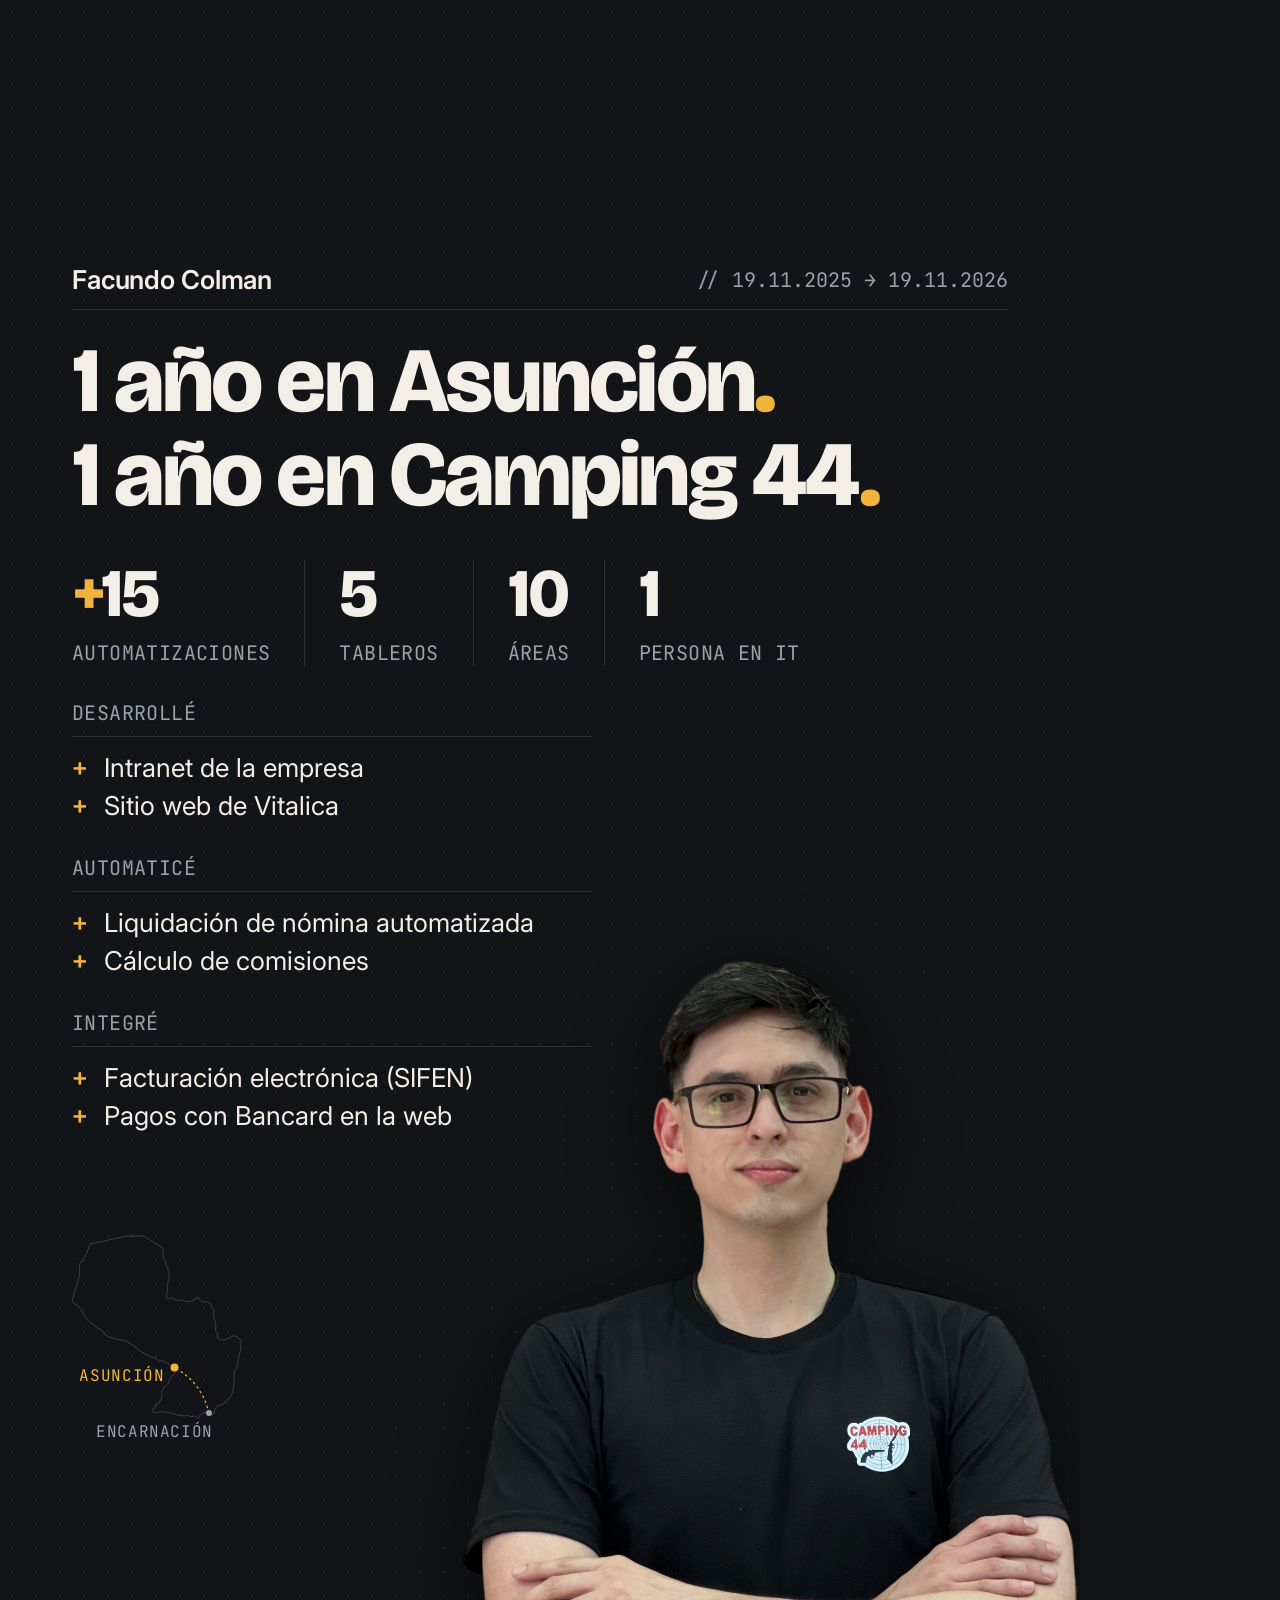
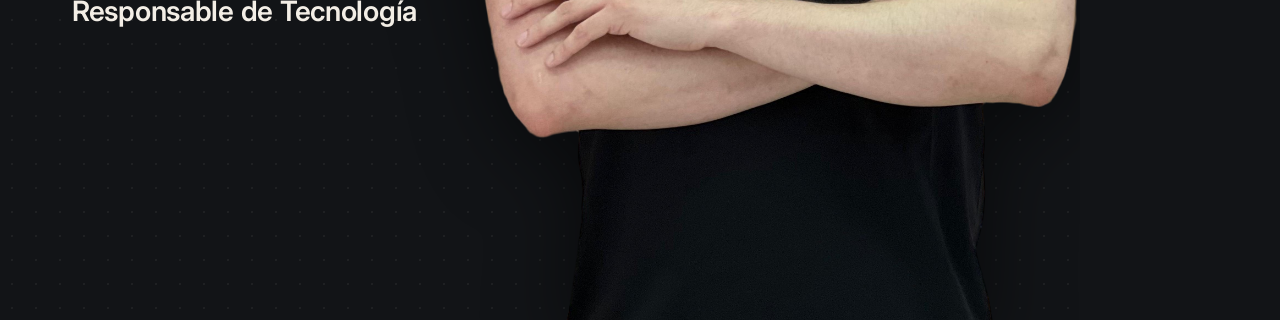
<file: src/historia.html>
<!doctype html>
<html lang="es">
<head>
<meta charset="utf-8">
<title>1 año en Camping 44 — historia</title>
<link rel="preconnect" href="https://fonts.googleapis.com">
<link rel="preconnect" href="https://fonts.gstatic.com" crossorigin>
<link href="https://fonts.googleapis.com/css2?family=Bricolage+Grotesque:opsz,wght@12..96,800&family=Inter:wght@400;500;600&family=JetBrains+Mono:wght@400;500&display=block" rel="stylesheet">
<link rel="stylesheet" href="historia.css">
</head>
<body>
<main class="canvas">

  <header class="header" style="top:250px">
    <span class="name">Facundo Colman</span>
    <span class="range">// 19.11.2025 → 19.11.2026</span>
  </header>

  <h1 class="title" style="top:334px">1 año en Asunción<span class="dot">.</span><br>1 año en Camping 44<span class="dot">.</span></h1>

  <section class="content stats" style="top:560px">
    <div class="stat"><div class="num"><span class="dot">+</span>15</div><div class="label">Automatizaciones</div></div>
    <div class="stat"><div class="num">5</div><div class="label">Tableros</div></div>
    <div class="stat"><div class="num">10</div><div class="label">Áreas</div></div>
    <div class="stat"><div class="num">1</div><div class="label">Persona en IT</div></div>
  </section>

  <section class="content groups" style="top:700px">
    <div class="group" style="width:520px">
      <div class="section-head"><span class="label">Desarrollé</span></div>
      <ul class="notes">
        <li style="line-height:38px"><span class="plus">+</span>Intranet de la empresa</li>
        <li style="line-height:38px"><span class="plus">+</span>Sitio web de Vitalica</li>
      </ul>
    </div>
    <div class="group" style="margin-top:30px;width:520px">
      <div class="section-head"><span class="label">Automaticé</span></div>
      <ul class="notes">
        <li style="line-height:38px"><span class="plus">+</span>Liquidación de nómina automatizada</li>
        <li style="line-height:38px"><span class="plus">+</span>Cálculo de comisiones</li>
      </ul>
    </div>
    <div class="group" style="margin-top:30px;width:520px">
      <div class="section-head"><span class="label">Integré</span></div>
      <ul class="notes">
        <li style="line-height:38px"><span class="plus">+</span>Facturación electrónica (SIFEN)</li>
        <li style="line-height:38px"><span class="plus">+</span>Pagos con Bancard en la web</li>
      </ul>
    </div>
  </section>

  <img class="photo" src="foto_recorte.png" alt="Facundo Colman"
       style="left:462px;top:960px;width:615px">

  <svg class="map" style="left:72px;top:1236px" width="170" height="182" viewBox="0 0 170 182" overflow="visible" xmlns="http://www.w3.org/2000/svg">
    <path d="M90.7,19.3L91.1,20.9L91.4,22.2L92.0,23.0L92.7,24.2L93.4,24.9L93.8,25.9L93.7,27.2L94.0,28.8L94.3,30.2L94.6,30.5L95.6,30.9L96.1,32.1L95.7,32.8L95.9,33.5L96.2,34.2L95.9,34.9L96.1,35.4L96.7,35.9L97.3,37.7L97.4,40.6L96.7,42.2L96.2,43.6L96.1,44.4L96.5,45.5L95.8,46.9L95.0,48.6L95.2,49.7L95.3,50.8L95.4,52.0L95.6,53.1L95.3,54.2L95.0,55.3L94.9,56.4L95.2,57.7L94.6,59.0L94.3,59.8L94.2,60.7L94.8,62.1L96.3,62.7L97.5,62.8L98.7,62.1L99.5,61.9L101.1,62.5L102.6,63.7L104.5,63.9L106.1,64.1L107.4,64.4L109.3,64.0L111.2,64.4L113.5,65.1L115.3,65.7L117.2,65.5L118.6,65.5L120.1,64.8L121.5,64.9L122.6,63.7L123.2,62.7L123.7,62.0L125.2,61.4L126.3,61.7L127.2,63.6L128.7,64.7L129.3,65.5L130.4,65.9L132.9,66.0L134.4,65.9L136.2,66.5L137.3,66.5L138.3,67.5L139.2,68.7L139.4,71.0L140.2,72.7L141.4,73.4L142.0,74.5L141.8,76.0L141.3,77.5L141.3,79.2L141.9,80.7L141.9,82.3L142.3,83.8L143.1,85.1L143.4,87.2L143.3,88.7L143.8,89.6L144.0,90.8L143.7,91.9L143.5,93.2L143.6,94.5L144.0,95.5L145.2,96.8L145.5,99.1L145.5,100.7L146.1,102.6L147.1,103.5L148.7,103.8L150.5,104.1L152.8,103.7L154.8,103.1L155.9,102.6L158.1,101.2L160.1,100.5L161.1,99.9L162.0,99.6L164.0,100.5L165.8,101.5L167.2,103.1L169.8,104.7L169.3,105.2L168.2,106.5L168.2,108.1L169.0,110.4L168.3,115.3L166.3,122.8L165.5,127.1L165.8,128.4L165.1,130.5L162.3,135.2L162.2,138.4L161.9,147.8L161.0,154.5L159.4,159.4L158.0,162.1L156.7,162.4L155.8,163.2L155.2,164.4L154.2,165.4L152.7,166.3L151.8,167.2L151.7,168.2L150.3,168.8L147.5,169.1L145.8,169.9L145.4,171.2L144.4,172.2L143.1,173.0L142.4,174.3L142.5,176.0L141.7,177.6L140.0,178.8L138.5,178.9L137.1,177.7L135.2,176.9L132.9,176.5L131.0,176.8L129.4,177.8L128.0,179.4L126.8,181.5L125.4,181.9L124.0,180.4L122.1,180.0L119.8,180.6L118.0,180.4L116.7,179.4L114.6,179.3L111.8,180.0L106.2,179.2L97.7,176.7L90.5,175.7L81.7,176.6L80.9,174.0L81.4,172.6L82.8,171.6L83.7,170.4L84.1,169.0L85.1,168.0L86.7,167.3L87.4,166.6L87.1,165.9L87.5,165.2L88.4,164.7L88.9,163.8L89.1,162.6L89.4,162.0L90.0,161.6L90.1,160.7L89.7,158.2L89.8,156.1L90.2,154.5L90.8,153.5L91.2,153.2L91.5,152.7L91.6,151.7L92.2,150.8L95.0,148.9L96.1,147.8L96.2,146.9L96.6,145.7L98.3,142.9L98.8,141.7L98.8,141.0L99.4,140.4L101.4,138.9L102.5,137.5L102.7,136.1L102.2,134.6L101.1,132.9L97.5,128.7L94.7,126.8L91.1,125.2L88.8,124.7L87.7,125.2L86.5,124.8L85.4,123.4L83.4,122.2L79.3,121.0L69.9,116.1L66.2,113.7L64.9,112.2L61.4,109.6L55.7,105.8L51.3,103.9L48.2,104.0L43.3,102.9L36.6,100.6L32.7,98.3L31.6,96.1L29.1,94.0L25.2,91.8L23.1,90.3L23.0,89.6L21.8,88.7L19.6,87.6L17.2,85.7L14.6,83.0L11.8,78.8L8.8,73.2L5.6,69.4L2.2,67.4L0.5,66.1L0.5,65.5L0.0,64.8L0.5,63.8L1.7,59.5L3.5,53.2L5.4,46.8L7.6,39.2L7.6,33.8L7.6,28.1L10.7,23.4L12.9,20.1L14.8,16.9L16.8,11.5L18.1,7.9L23.0,7.0L31.4,5.2L35.6,4.2L44.4,2.3L53.4,0.2L62.8,0.1L71.9,0.0L78.9,4.5L84.3,7.9L90.3,11.7L90.7,12.5L91.1,15.7L90.7,19.3Z" fill="none" stroke="#9AA1AB" stroke-opacity="0.3" stroke-width="1" stroke-linejoin="round" vector-effect="non-scaling-stroke"/>
    <path d="M137.0,177.0 Q129.7,146.6 102.5,131.5" fill="none" stroke="#F2B33D" stroke-width="1.25" stroke-dasharray="1.5 4" stroke-linecap="round"/>
    <circle cx="137.0" cy="177.0" r="3" fill="#9AA1AB"/>
    <circle cx="102.5" cy="131.5" r="4" fill="#F2B33D"/>
    <text class="map-label" x="92.5" y="144.5" text-anchor="end" fill="#F2B33D">ASUNCIÓN</text>
    <text class="map-label" x="141.0" y="201.0" text-anchor="end" fill="#9AA1AB">ENCARNACIÓN</text>
  </svg>

  <footer class="footer" style="top:1594px">
    <div class="role">Responsable de Tecnología</div>
  </footer>

</main>
</body>
</html>
</file>
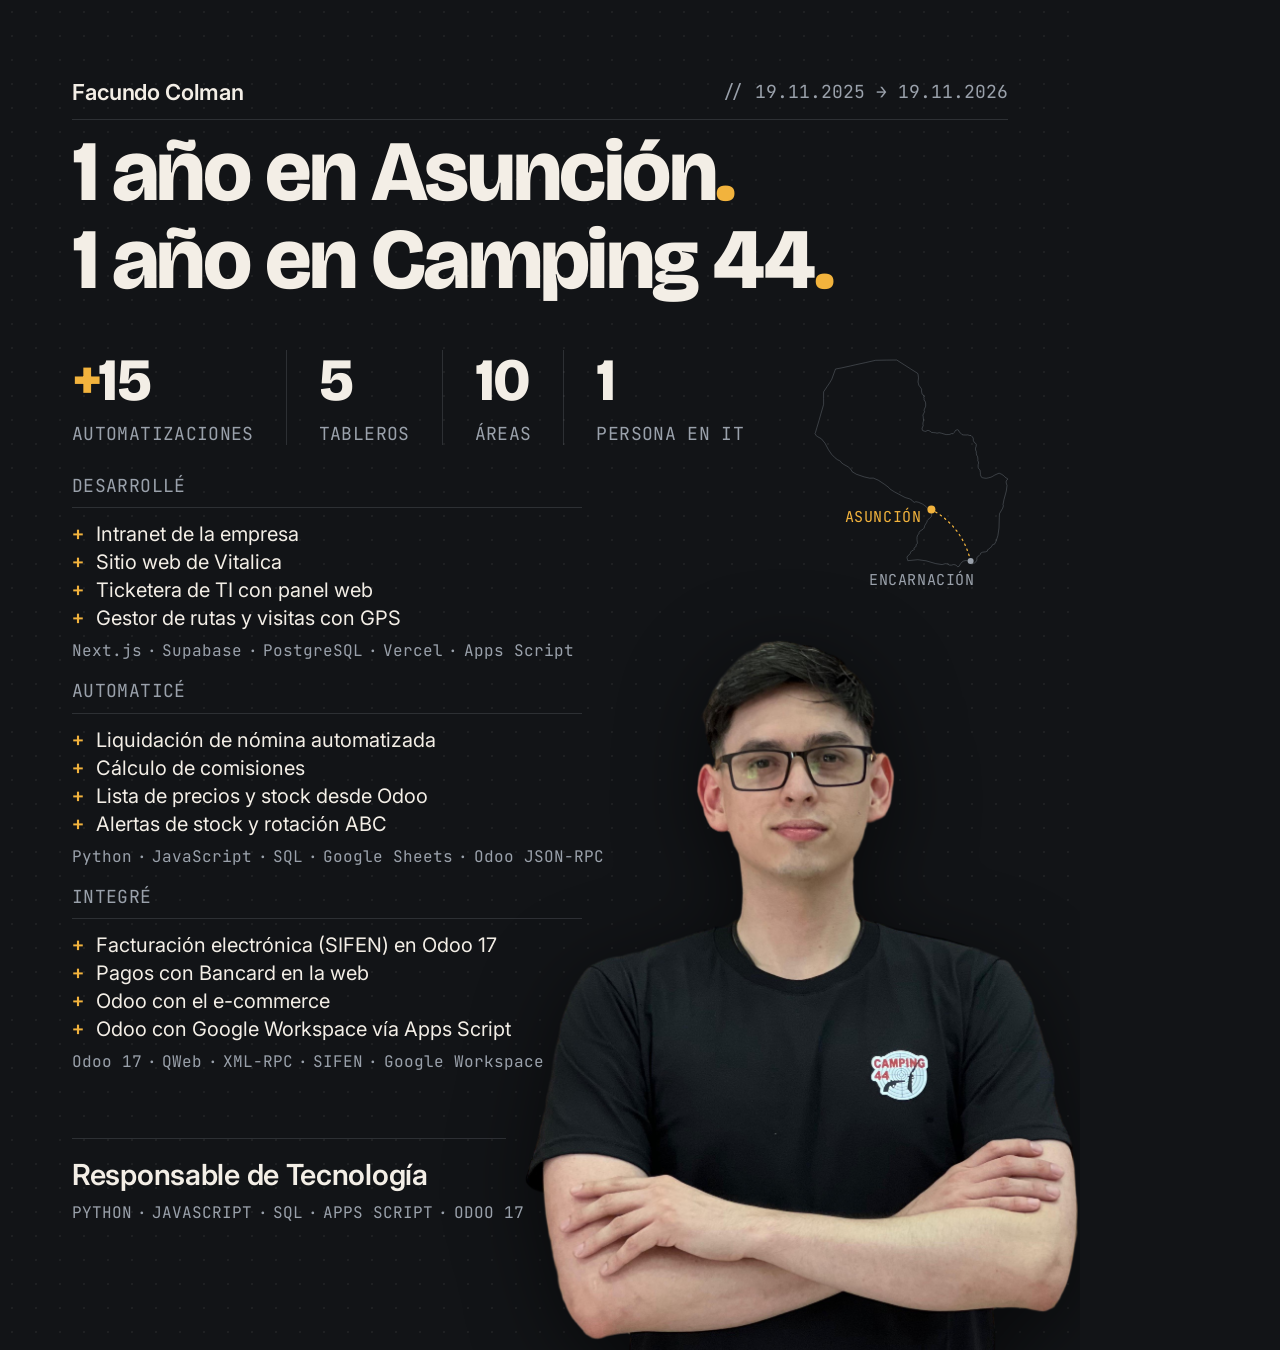
<file: src/post.html>
<!doctype html>
<html lang="es">
<head>
<meta charset="utf-8">
<title>1 año en Camping 44</title>
<link rel="preconnect" href="https://fonts.googleapis.com">
<link rel="preconnect" href="https://fonts.gstatic.com" crossorigin>
<link href="https://fonts.googleapis.com/css2?family=Bricolage+Grotesque:opsz,wght@12..96,800&family=Inter:wght@400;500;600&family=JetBrains+Mono:wght@400;500&display=block" rel="stylesheet">
<link rel="stylesheet" href="styles.css">
</head>
<body>
<main class="canvas">

  <header class="header">
    <span class="name">Facundo Colman</span>
    <span class="range">// 19.11.2025 → 19.11.2026</span>
  </header>

  <h1 class="title">1 año en Asunción<span class="dot">.</span><br>1 año en Camping 44<span class="dot">.</span></h1>

  <img class="photo" src="foto_recorte.png" alt="Facundo Colman">

  <svg class="map" style="left:815px;top:360px" width="193" height="207" viewBox="0 0 193 207" overflow="visible" xmlns="http://www.w3.org/2000/svg">
    <path d="M103.0,22.0L103.5,23.8L103.8,25.2L104.6,26.2L105.4,27.5L106.1,28.2L106.6,29.5L106.5,30.9L106.8,32.7L107.2,34.3L107.6,34.7L108.6,35.1L109.2,36.5L108.8,37.3L108.9,38.1L109.3,38.9L109.0,39.7L109.2,40.3L109.9,40.8L110.6,42.8L110.7,46.2L109.9,48.0L109.3,49.5L109.1,50.4L109.6,51.7L108.8,53.3L107.9,55.2L108.2,56.5L108.3,57.8L108.4,59.1L108.6,60.3L108.3,61.6L108.0,62.8L107.9,64.1L108.2,65.6L107.6,67.0L107.2,68.0L107.0,69.0L107.7,70.6L109.5,71.2L110.8,71.4L112.1,70.6L113.1,70.3L114.9,71.1L116.6,72.4L118.7,72.6L120.6,72.8L122.0,73.2L124.2,72.7L126.4,73.2L129.0,74.0L131.1,74.6L133.2,74.5L134.8,74.4L136.5,73.6L138.1,73.7L139.3,72.4L140.0,71.2L140.6,70.4L142.3,69.7L143.5,70.2L144.5,72.3L146.2,73.5L146.9,74.5L148.2,74.9L151.0,75.0L152.8,74.9L154.7,75.5L156.0,75.5L157.2,76.7L158.2,78.1L158.4,80.7L159.4,82.6L160.7,83.4L161.3,84.6L161.1,86.4L160.5,88.1L160.6,90.0L161.3,91.7L161.3,93.5L161.7,95.2L162.6,96.7L162.9,99.1L162.8,100.8L163.4,101.8L163.6,103.2L163.2,104.4L163.1,106.0L163.2,107.4L163.6,108.5L165.0,110.0L165.4,112.7L165.4,114.5L166.0,116.6L167.1,117.6L168.9,118.0L171.1,118.3L173.6,117.8L175.9,117.2L177.2,116.6L179.7,115.1L181.9,114.1L183.0,113.6L184.1,113.2L186.3,114.1L188.4,115.4L190.0,117.1L192.9,119.0L192.3,119.5L191.2,121.0L191.2,122.9L192.0,125.5L191.3,131.0L189.0,139.5L188.0,144.5L188.4,145.9L187.6,148.3L184.5,153.7L184.3,157.2L184.0,168.0L182.9,175.6L181.1,181.2L179.5,184.2L178.1,184.5L177.0,185.4L176.4,186.8L175.2,188.0L173.5,189.0L172.5,190.0L172.4,191.1L170.7,191.8L167.6,192.2L165.7,193.1L165.2,194.6L164.1,195.7L162.6,196.6L161.8,198.0L161.9,200.0L161.0,201.8L159.1,203.2L157.4,203.3L155.8,201.9L153.7,201.0L151.0,200.5L148.8,200.9L147.0,202.0L145.5,203.8L144.1,206.3L142.5,206.7L140.9,205.0L138.7,204.5L136.2,205.2L134.1,205.0L132.6,203.9L130.2,203.7L127.1,204.6L120.7,203.6L111.0,200.8L102.8,199.7L92.8,200.7L92.0,197.7L92.5,196.1L94.1,194.9L95.2,193.6L95.6,192.1L96.7,190.9L98.5,190.1L99.3,189.3L99.0,188.5L99.4,187.7L100.5,187.1L101.1,186.1L101.2,184.8L101.6,184.1L102.3,183.6L102.4,182.7L102.0,179.8L102.0,177.4L102.5,175.5L103.1,174.4L103.6,174.1L104.0,173.5L104.1,172.3L104.8,171.3L108.0,169.2L109.2,168.0L109.3,167.0L109.8,165.5L111.7,162.4L112.3,161.0L112.3,160.3L113.0,159.5L115.3,157.8L116.5,156.2L116.7,154.7L116.2,153.0L114.9,151.1L110.8,146.3L107.6,144.1L103.6,142.3L100.9,141.7L99.6,142.3L98.3,141.8L97.0,140.2L94.8,138.9L90.1,137.5L79.5,131.9L75.2,129.2L73.8,127.5L69.8,124.5L63.3,120.2L58.3,118.1L54.8,118.2L49.2,116.9L41.5,114.3L37.1,111.7L35.9,109.3L33.1,106.8L28.6,104.3L26.3,102.6L26.1,101.9L24.8,100.8L22.3,99.6L19.6,97.4L16.6,94.3L13.4,89.6L10.0,83.2L6.4,78.8L2.5,76.6L0.6,75.1L0.6,74.4L0.0,73.7L0.5,72.4L1.9,67.6L4.0,60.5L6.1,53.1L8.6,44.5L8.6,38.4L8.6,31.9L12.1,26.6L14.7,22.8L16.8,19.2L19.0,13.1L20.5,9.0L26.1,8.0L35.7,5.9L40.4,4.8L50.5,2.6L60.6,0.3L71.3,0.1L81.7,0.0L89.7,5.1L95.8,9.0L102.6,13.3L103.0,14.2L103.5,17.8L103.0,22.0Z" fill="none" stroke="#9AA1AB" stroke-opacity="0.3" stroke-width="1" stroke-linejoin="round" vector-effect="non-scaling-stroke"/>
    <path d="M155.6,201.1 Q147.4,166.6 116.4,149.4" fill="none" stroke="#F2B33D" stroke-width="1.25" stroke-dasharray="1.5 4" stroke-linecap="round"/>
    <circle cx="155.6" cy="201.1" r="3" fill="#9AA1AB"/>
    <circle cx="116.4" cy="149.4" r="4" fill="#F2B33D"/>
    <text class="map-label" x="106.4" y="162.4" text-anchor="end" fill="#F2B33D">ASUNCIÓN</text>
    <text class="map-label" x="159.6" y="225.1" text-anchor="end" fill="#9AA1AB">ENCARNACIÓN</text>
  </svg>

  <section class="content stats" style="top:350px">
    <div class="stat"><div class="num"><span class="dot">+</span>15</div><div class="label">Automatizaciones</div></div>
    <div class="stat"><div class="num">5</div><div class="label">Tableros</div></div>
    <div class="stat"><div class="num">10</div><div class="label">Áreas</div></div>
    <div class="stat"><div class="num">1</div><div class="label">Persona en IT</div></div>
  </section>

  <section class="content groups" style="top:474px">
    <div class="group">
      <div class="section-head"><span class="label">Desarrollé</span></div>
      <ul class="notes">
        <li><span class="plus">+</span>Intranet de la empresa</li>
        <li><span class="plus">+</span>Sitio web de Vitalica</li>
        <li><span class="plus">+</span>Ticketera de TI con panel web</li>
        <li><span class="plus">+</span>Gestor de rutas y visitas con GPS</li>
      </ul>
      <div class="tech">Next.js<span class="sep"> · </span>Supabase<span class="sep"> · </span>PostgreSQL<span class="sep"> · </span>Vercel<span class="sep"> · </span>Apps Script</div>
    </div>
    <div class="group">
      <div class="section-head"><span class="label">Automaticé</span></div>
      <ul class="notes">
        <li><span class="plus">+</span>Liquidación de nómina automatizada</li>
        <li><span class="plus">+</span>Cálculo de comisiones</li>
        <li><span class="plus">+</span>Lista de precios y stock desde Odoo</li>
        <li><span class="plus">+</span>Alertas de stock y rotación ABC</li>
      </ul>
      <div class="tech">Python<span class="sep"> · </span>JavaScript<span class="sep"> · </span>SQL<span class="sep"> · </span>Google Sheets<span class="sep"> · </span>Odoo JSON-RPC</div>
    </div>
    <div class="group">
      <div class="section-head"><span class="label">Integré</span></div>
      <ul class="notes">
        <li><span class="plus">+</span>Facturación electrónica (SIFEN) en Odoo 17</li>
        <li><span class="plus">+</span>Pagos con Bancard en la web</li>
        <li><span class="plus">+</span>Odoo con el e-commerce</li>
        <li><span class="plus">+</span>Odoo con Google Workspace vía Apps Script</li>
      </ul>
      <div class="tech">Odoo 17<span class="sep"> · </span>QWeb<span class="sep"> · </span>XML-RPC<span class="sep"> · </span>SIFEN<span class="sep"> · </span>Google Workspace</div>
    </div>
  </section>

  <footer class="footer" style="top:1138px">
    <div class="role">Responsable de Tecnología</div>
    <div class="tech">PYTHON<span class="sep"> · </span>JAVASCRIPT<span class="sep"> · </span>SQL<span class="sep"> · </span>APPS SCRIPT<span class="sep"> · </span>ODOO 17</div>
  </footer>

</main>
</body>
</html>
</file>
<file: src/historia.css>
/* Historia de Instagram · 1 año en Camping 44 — 1080×1920 (9:16)
   Zonas seguras: 0–250 px arriba y 1640–1920 px abajo quedan solo con fondo. */
:root {
  --bg: #121417;
  --ivory: #F3EEE6;
  --gray: #9AA1AB;
  --gold: #F2B33D;
  --rule: rgba(154, 161, 171, 0.20);
  --margin: 72px;
  --col: 936px;
}

* { box-sizing: border-box; margin: 0; padding: 0; }
html, body { width: 1080px; height: 1920px; background: var(--bg); }

.canvas {
  position: relative;
  width: 1080px; height: 1920px;
  overflow: hidden;
  background-color: var(--bg);
  background-image: radial-gradient(circle, rgba(243, 238, 230, 0.055) 1px, transparent 1.5px);
  background-size: 24px 24px;
  color: var(--ivory);
  font-family: "Inter", sans-serif;
  -webkit-font-smoothing: antialiased;
}

/* Encabezado */
.header {
  position: absolute; left: var(--margin); right: var(--margin);
  height: 60px;
  display: flex; align-items: center; justify-content: space-between;
  border-bottom: 1px solid var(--rule);
}
.header .name { font-weight: 600; font-size: 26px; letter-spacing: -0.005em; }
.header .range { font-family: "JetBrains Mono", monospace; font-size: 20px; color: var(--gray); }

/* Título */
.title {
  position: absolute; left: var(--margin);
  font-family: "Bricolage Grotesque", sans-serif;
  font-weight: 800; font-size: 92px; line-height: 1.02; letter-spacing: -0.03em;
  white-space: nowrap;
}
.dot { color: var(--gold); }

/* Foto */
.photo {
  position: absolute;
  height: auto;
  filter: drop-shadow(0 18px 40px rgba(0, 0, 0, 0.55));
}

.content { position: absolute; left: var(--margin); }

.label {
  font-family: "JetBrains Mono", monospace;
  font-size: 20px; line-height: 1.3; letter-spacing: 0.02em;
  color: var(--gray); text-transform: uppercase;
}

/* Números */
.stats { display: grid; grid-template-columns: repeat(4, auto); justify-content: start; }
.stat { padding: 0 34px; border-left: 1px solid var(--rule); }
.stat:first-child { padding-left: 0; border-left: 0; }
.stat .label { white-space: nowrap; }
.stat .num {
  font-family: "Bricolage Grotesque", sans-serif;
  font-weight: 800; font-size: 68px; line-height: 1; letter-spacing: -0.02em;
  margin-bottom: 12px;
}

/* Grupos */
.groups { display: flex; flex-direction: column; }
.section-head {
  padding-bottom: 10px;
  border-bottom: 1px solid var(--rule);
  margin-bottom: 12px;
}
.notes { list-style: none; }
.notes li {
  display: flex; align-items: baseline;
  font-size: 26px; font-weight: 400;
  white-space: nowrap;
}
.notes .plus {
  flex: 0 0 32px;
  font-family: "JetBrains Mono", monospace; font-weight: 500;
  color: var(--gold);
}
.tech {
  font-family: "JetBrains Mono", monospace;
  font-size: 18px; line-height: 24px;
  color: var(--gray);
  white-space: nowrap;
}
.tech .sep { word-spacing: -0.3em; }

/* Pie */
.footer { position: absolute; left: var(--margin); }
.footer .role { font-weight: 600; font-size: 28px; letter-spacing: -0.01em; }

/* Mapa */
.map { position: absolute; }
.map-label { font-family: "JetBrains Mono", monospace; font-size: 16px; letter-spacing: 0.04em; }
</file>
<file: src/styles.css>
/* Post LinkedIn · 1 año en Camping 44 — 1080×1350 (4:5) */
:root {
  --bg: #121417;
  --ivory: #F3EEE6;
  --gray: #9AA1AB;
  --gold: #F2B33D;
  --rule: rgba(154, 161, 171, 0.20);   /* divisorias: gris al 20% */
  --box: rgba(154, 161, 171, 0.42);    /* bordes de cajas y conectores */
  --margin: 72px;
  --col: 510px;                         /* divisorias de grupo: 72 → 582 (cubren la línea técnica más larga) */
}

* { box-sizing: border-box; margin: 0; padding: 0; }

html, body { width: 1080px; height: 1350px; background: var(--bg); }

.canvas {
  position: relative;
  width: 1080px;
  height: 1350px;
  overflow: hidden;
  background-color: var(--bg);
  /* grilla de puntos tipo papel de ingeniería, casi imperceptible */
  background-image: radial-gradient(circle, rgba(243, 238, 230, 0.055) 1px, transparent 1.5px);
  background-size: 24px 24px;
  background-position: 0 0;
  color: var(--ivory);
  font-family: "Inter", sans-serif;
  -webkit-font-smoothing: antialiased;
}

/* ---------- Encabezado ---------- */
.header {
  position: absolute;
  top: 64px; left: var(--margin); right: var(--margin);
  height: 56px;
  display: flex; align-items: center; justify-content: space-between;
  border-bottom: 1px solid var(--rule);
}
.header .name { font-weight: 600; font-size: 22px; letter-spacing: -0.005em; }
.header .range { font-family: "JetBrains Mono", monospace; font-size: 18px; color: var(--gray); }

/* ---------- Título ---------- */
.title {
  position: absolute;
  top: 128px; left: var(--margin);
  font-family: "Bricolage Grotesque", sans-serif;
  font-weight: 800;
  font-size: 86px;
  line-height: 1.02;
  letter-spacing: -0.03em;
  color: var(--ivory);
  white-space: nowrap;
}
.title .dot { color: var(--gold); }

/* ---------- Foto ---------- */
.photo {
  position: absolute;
  right: 2px; top: 640px;             /* codos completos dentro del cuadro */
  width: 553px;                        /* +5% respecto de la versión anterior (527 px) */
  height: auto;
  filter: drop-shadow(0 18px 40px rgba(0, 0, 0, 0.55));
}

/* ---------- Columna de contenido ---------- */
.content {
  position: absolute;
  left: var(--margin);
  width: var(--col);
}

.label {
  font-family: "JetBrains Mono", monospace;
  font-size: 18px;
  line-height: 1.3;
  letter-spacing: 0.02em;
  color: var(--gray);
  text-transform: uppercase;
}

/* Datos */
.stats { display: grid; grid-template-columns: repeat(4, auto); justify-content: start; width: auto; }
.stat { padding: 0 32px; border-left: 1px solid var(--rule); }
.stat .label { white-space: nowrap; }
.stat:first-child { padding-left: 0; border-left: 0; }
.stat .num .dot { color: var(--gold); }
.stat .num {
  font-family: "Bricolage Grotesque", sans-serif;
  font-weight: 800;
  font-size: 60px;
  line-height: 1;
  letter-spacing: -0.02em;
  color: var(--ivory);
  margin-bottom: 12px;
}

.section-head {
  display: flex; justify-content: space-between; align-items: baseline;
  padding-bottom: 10px;
  border-bottom: 1px solid var(--rule);
  margin-bottom: 12px;
}

/* Grupos: Desarrollé / Automaticé / Integré */
.groups { display: flex; flex-direction: column; gap: 18px; }
.notes { list-style: none; }
.notes li {
  display: flex; align-items: baseline;
  font-size: 20px; line-height: 28px; font-weight: 400;
  color: var(--ivory);
  white-space: nowrap;
}
.notes .plus {
  flex: 0 0 24px;
  font-family: "JetBrains Mono", monospace; font-weight: 500;
  color: var(--gold);
}

/* Pie */
.footer { position: absolute; left: var(--margin); width: 434px; padding-top: 18px; border-top: 1px solid var(--rule); }
.footer .role { font-weight: 600; font-size: 29px; letter-spacing: -0.01em; color: var(--ivory); }
.footer .tag { margin-top: 4px; font-weight: 400; font-size: 20px; color: var(--gray); }

/* Línea técnica: detalle, no protagonista */
.tech {
  margin-top: 8px;
  font-family: "JetBrains Mono", monospace;
  font-size: 16px; line-height: 21px;
  color: var(--gray);
  white-space: nowrap;
}
.footer .tech { margin-top: 10px; }
.tech .sep { word-spacing: -0.3em; } /* espacios de " · " un poco más angostos que la celda mono completa */

/* Mapa: detalle sutil arriba a la derecha */
.map { position: absolute; }
.map-label { font-family: "JetBrains Mono", monospace; font-size: 15px; letter-spacing: 0.04em; }
</file>
